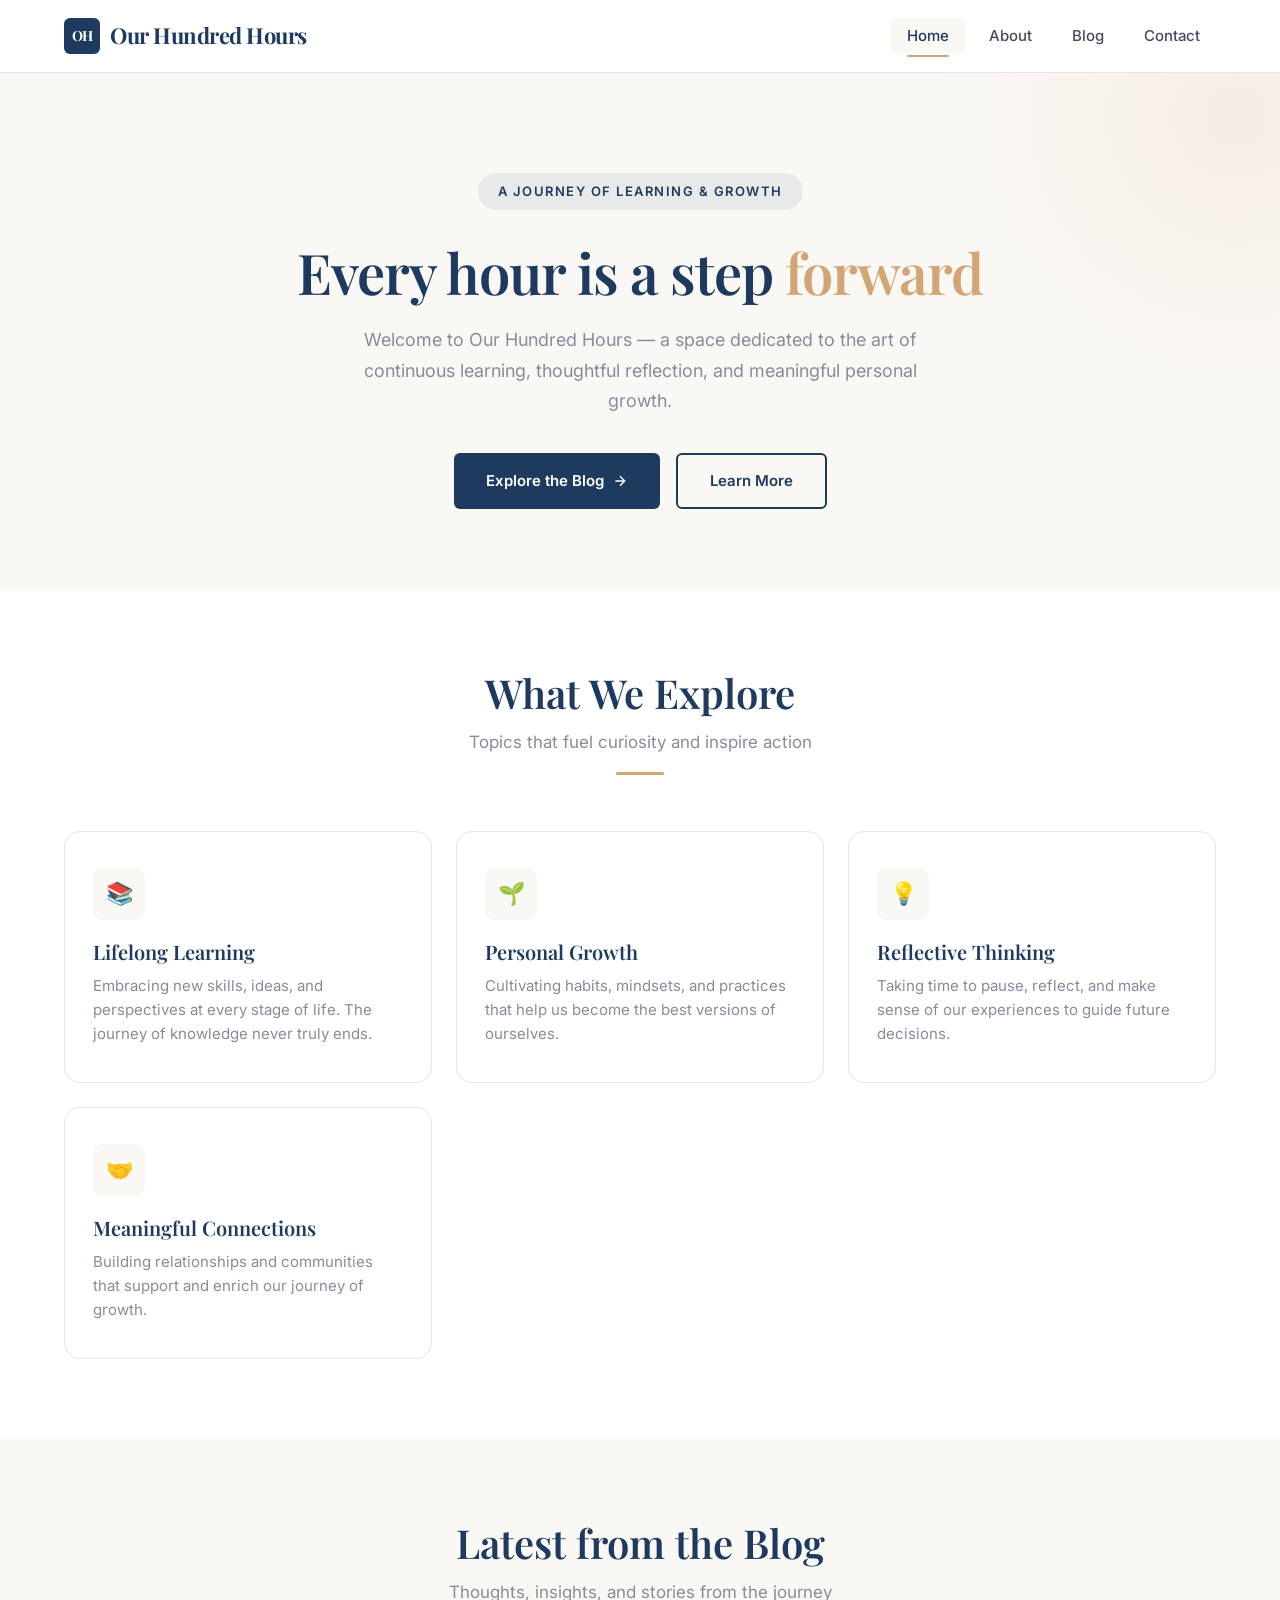
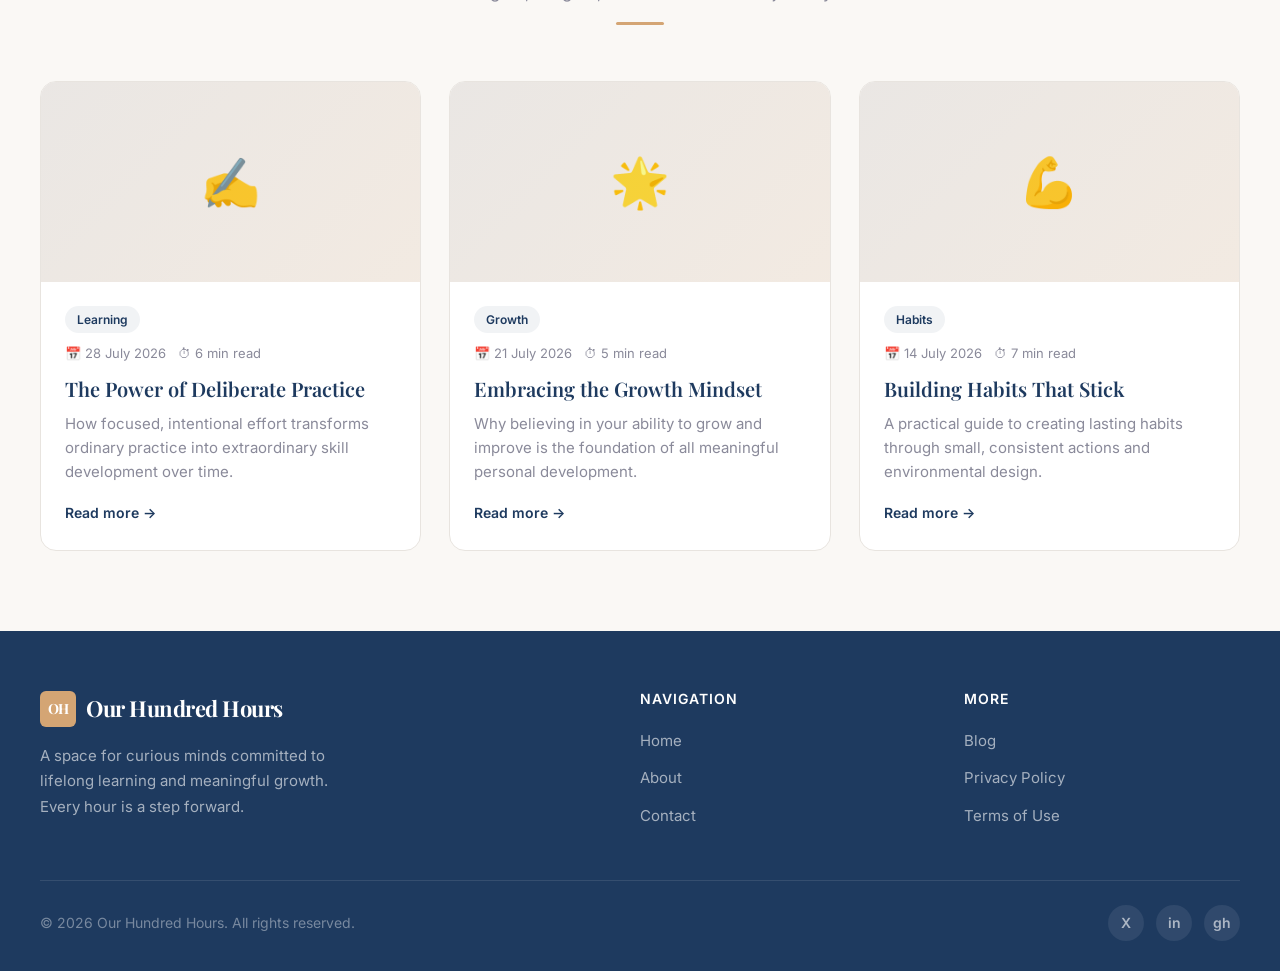
<file: index.html>
<!DOCTYPE html>
<html lang="en-GB">
<head>
  <meta charset="UTF-8">
  <meta name="viewport" content="width=device-width, initial-scale=1.0">
  <title>Home — Our Hundred Hours</title>
  <meta name="description" content="A space for curious minds committed to lifelong learning and meaningful personal growth.">
  <link rel="preconnect" href="https://fonts.googleapis.com">
  <link href="https://fonts.googleapis.com/css2?family=Playfair+Display:wght@400;500;600;700&family=Inter:wght@300;400;500;600&display=swap" rel="stylesheet">
  <link rel="stylesheet" href="style.css">
</head>
<body>
  <nav class="ohh-nav">
    <div class="ohh-nav-inner">
      <a href="index.html" class="ohh-logo">
        <div class="ohh-logo-icon">OH</div>
        Our Hundred Hours
      </a>
      <ul class="ohh-nav-links" id="navLinks">
        <li><a href="index.html" class="active">Home</a></li>
        <li><a href="about.html" class="">About</a></li>
        <li><a href="blog.html" class="">Blog</a></li>
        <li><a href="contact.html" class="">Contact</a></li>
      </ul>
      <button class="ohh-mobile-toggle" onclick="toggleMobileMenu()" aria-label="Toggle menu">
        <svg width="24" height="24" viewBox="0 0 24 24" fill="none" stroke="currentColor" stroke-width="2">
          <line x1="3" y1="6" x2="21" y2="6"/>
          <line x1="3" y1="12" x2="21" y2="12"/>
          <line x1="3" y1="18" x2="21" y2="18"/>
        </svg>
      </button>
    </div>
  </nav>

  <main>
    <section class="ohh-hero">
      <div class="ohh-hero-inner">
        <span class="ohh-hero-tag">A journey of learning &amp; growth</span>
        <h1>Every hour is a step <span>forward</span></h1>
        <p>Welcome to Our Hundred Hours — a space dedicated to the art of continuous learning, thoughtful reflection, and meaningful personal growth.</p>
        <div class="ohh-hero-buttons">
          <a href="blog.html" class="ohh-btn ohh-btn-primary">
            Explore the Blog
            <svg width="16" height="16" viewBox="0 0 24 24" fill="none" stroke="currentColor" stroke-width="2"><path d="M5 12h14M12 5l7 7-7 7"/></svg>
          </a>
          <a href="about.html" class="ohh-btn ohh-btn-secondary">Learn More</a>
        </div>
      </div>
    </section>

    <section class="ohh-section">
      <div class="ohh-section-header">
        <h2>What We Explore</h2>
        <p>Topics that fuel curiosity and inspire action</p>
        <div class="ohh-divider"></div>
      </div>
      <div class="ohh-features">
        <div class="ohh-feature-card">
          <div class="ohh-feature-icon">&#128218;</div>
          <h3>Lifelong Learning</h3>
          <p>Embracing new skills, ideas, and perspectives at every stage of life. The journey of knowledge never truly ends.</p>
        </div>
        <div class="ohh-feature-card">
          <div class="ohh-feature-icon">&#127793;</div>
          <h3>Personal Growth</h3>
          <p>Cultivating habits, mindsets, and practices that help us become the best versions of ourselves.</p>
        </div>
        <div class="ohh-feature-card">
          <div class="ohh-feature-icon">&#128161;</div>
          <h3>Reflective Thinking</h3>
          <p>Taking time to pause, reflect, and make sense of our experiences to guide future decisions.</p>
        </div>
        <div class="ohh-feature-card">
          <div class="ohh-feature-icon">&#129309;</div>
          <h3>Meaningful Connections</h3>
          <p>Building relationships and communities that support and enrich our journey of growth.</p>
        </div>
      </div>
    </section>

    <section class="ohh-section" style="background: var(--bg-cream); margin: 0; max-width: 100%;">
      <div style="max-width: 1200px; margin: 0 auto;">
        <div class="ohh-section-header">
          <h2>Latest from the Blog</h2>
          <p>Thoughts, insights, and stories from the journey</p>
          <div class="ohh-divider"></div>
        </div>
        <div class="ohh-blog-grid">
          <a href="blog.html" class="ohh-blog-card">
            <div class="ohh-blog-image">&#9997;</div>
            <div class="ohh-blog-content">
              <span class="ohh-blog-tag">Learning</span>
              <div class="ohh-blog-meta">
                <span>&#128197; 28 July 2026</span>
                <span>&#9201; 6 min read</span>
              </div>
              <h3>The Power of Deliberate Practice</h3>
              <p>How focused, intentional effort transforms ordinary practice into extraordinary skill development over time.</p>
              <span class="ohh-read-more">Read more &rarr;</span>
            </div>
          </a>
          <a href="blog.html" class="ohh-blog-card">
            <div class="ohh-blog-image">&#127775;</div>
            <div class="ohh-blog-content">
              <span class="ohh-blog-tag">Growth</span>
              <div class="ohh-blog-meta">
                <span>&#128197; 21 July 2026</span>
                <span>&#9201; 5 min read</span>
              </div>
              <h3>Embracing the Growth Mindset</h3>
              <p>Why believing in your ability to grow and improve is the foundation of all meaningful personal development.</p>
              <span class="ohh-read-more">Read more &rarr;</span>
            </div>
          </a>
          <a href="blog.html" class="ohh-blog-card">
            <div class="ohh-blog-image">&#128170;</div>
            <div class="ohh-blog-content">
              <span class="ohh-blog-tag">Habits</span>
              <div class="ohh-blog-meta">
                <span>&#128197; 14 July 2026</span>
                <span>&#9201; 7 min read</span>
              </div>
              <h3>Building Habits That Stick</h3>
              <p>A practical guide to creating lasting habits through small, consistent actions and environmental design.</p>
              <span class="ohh-read-more">Read more &rarr;</span>
            </div>
          </a>
        </div>
      </div>
    </section>
  </main>

  <footer class="ohh-footer">
    <div class="ohh-footer-inner">
      <div class="ohh-footer-brand">
        <a href="index.html" class="ohh-logo">
          <div class="ohh-logo-icon">OH</div>
          Our Hundred Hours
        </a>
        <p>A space for curious minds committed to lifelong learning and meaningful growth. Every hour is a step forward.</p>
      </div>
      <div class="ohh-footer-col">
        <h4>Navigation</h4>
        <ul>
          <li><a href="index.html">Home</a></li>
          <li><a href="about.html">About</a></li>
          <li><a href="contact.html">Contact</a></li>
        </ul>
      </div>
      <div class="ohh-footer-col">
        <h4>More</h4>
        <ul>
          <li><a href="blog.html">Blog</a></li>
          <li><a href="privacy-policy.html">Privacy Policy</a></li>
          <li><a href="terms-of-use.html">Terms of Use</a></li>
        </ul>
      </div>
    </div>
    <div class="ohh-footer-bottom">
      <p>&copy; 2026 Our Hundred Hours. All rights reserved.</p>
      <div class="ohh-social">
        <a href="#" aria-label="Twitter">X</a>
        <a href="#" aria-label="LinkedIn">in</a>
        <a href="#" aria-label="GitHub">gh</a>
      </div>
    </div>
  </footer>
  <script>
    function toggleMobileMenu() {
      document.getElementById('navLinks').classList.toggle('open');
    }
  </script>
</body>
</html>
</file>
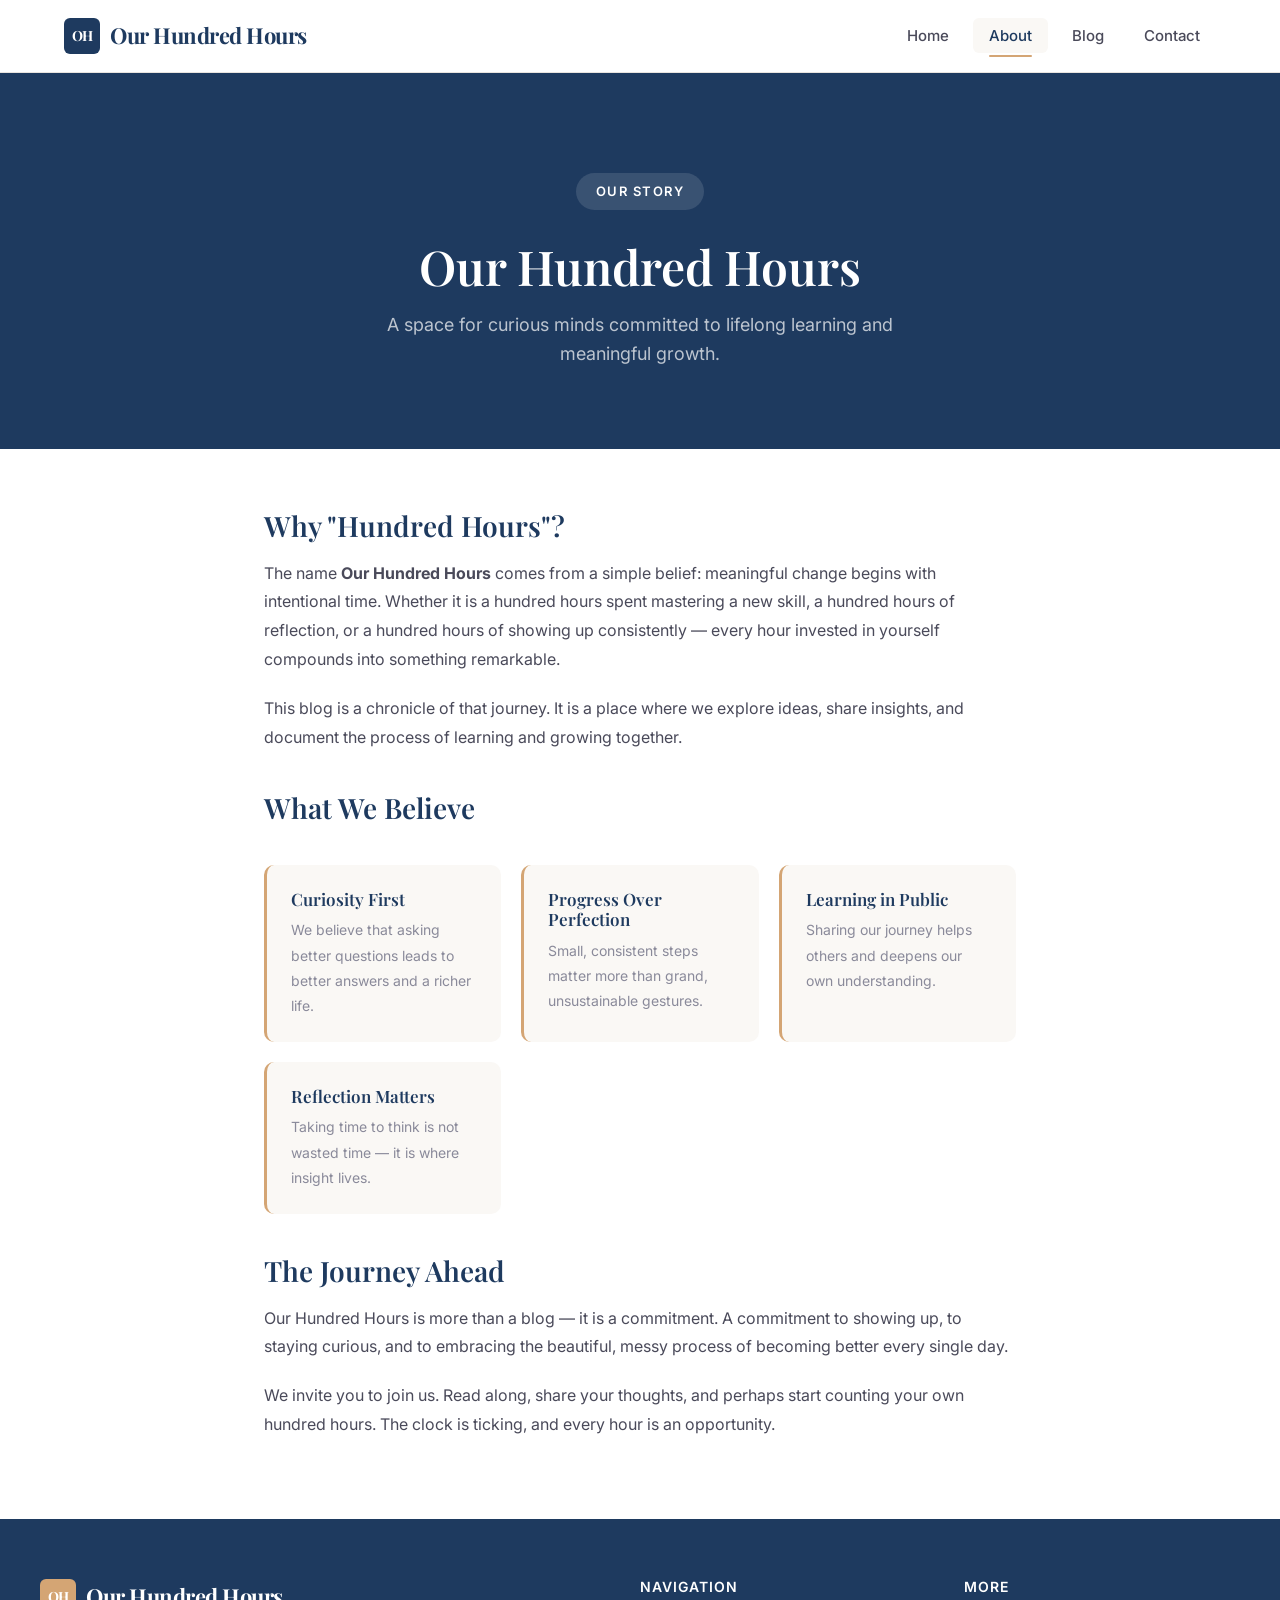
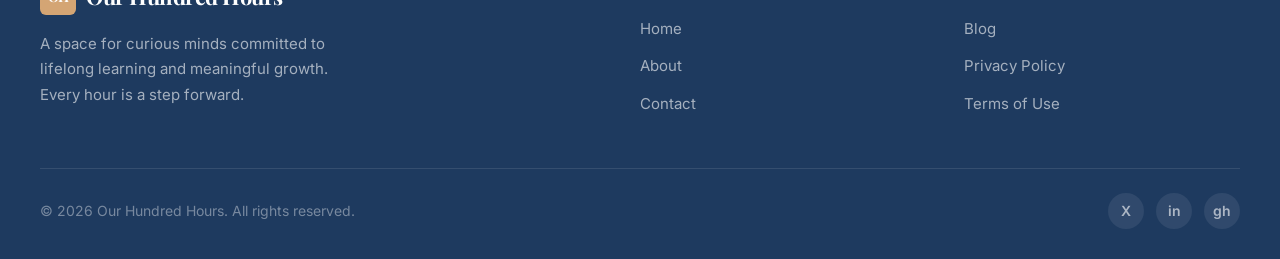
<file: about.html>
<!DOCTYPE html>
<html lang="en-GB">
<head>
  <meta charset="UTF-8">
  <meta name="viewport" content="width=device-width, initial-scale=1.0">
  <title>About — Our Hundred Hours</title>
  <meta name="description" content="A space for curious minds committed to lifelong learning and meaningful personal growth.">
  <link rel="preconnect" href="https://fonts.googleapis.com">
  <link href="https://fonts.googleapis.com/css2?family=Playfair+Display:wght@400;500;600;700&family=Inter:wght@300;400;500;600&display=swap" rel="stylesheet">
  <link rel="stylesheet" href="style.css">
</head>
<body>
  <nav class="ohh-nav">
    <div class="ohh-nav-inner">
      <a href="index.html" class="ohh-logo">
        <div class="ohh-logo-icon">OH</div>
        Our Hundred Hours
      </a>
      <ul class="ohh-nav-links" id="navLinks">
        <li><a href="index.html" class="">Home</a></li>
        <li><a href="about.html" class="active">About</a></li>
        <li><a href="blog.html" class="">Blog</a></li>
        <li><a href="contact.html" class="">Contact</a></li>
      </ul>
      <button class="ohh-mobile-toggle" onclick="toggleMobileMenu()" aria-label="Toggle menu">
        <svg width="24" height="24" viewBox="0 0 24 24" fill="none" stroke="currentColor" stroke-width="2">
          <line x1="3" y1="6" x2="21" y2="6"/>
          <line x1="3" y1="12" x2="21" y2="12"/>
          <line x1="3" y1="18" x2="21" y2="18"/>
        </svg>
      </button>
    </div>
  </nav>

  <main>
    <section class="ohh-about-hero">
      <div class="ohh-hero-inner">
        <span class="ohh-hero-tag">Our Story</span>
        <h1>Our Hundred Hours</h1>
        <p>A space for curious minds committed to lifelong learning and meaningful growth.</p>
      </div>
    </section>

    <div class="ohh-about-content">
      <h2>Why "Hundred Hours"?</h2>
      <p>The name <strong>Our Hundred Hours</strong> comes from a simple belief: meaningful change begins with intentional time. Whether it is a hundred hours spent mastering a new skill, a hundred hours of reflection, or a hundred hours of showing up consistently — every hour invested in yourself compounds into something remarkable.</p>
      <p>This blog is a chronicle of that journey. It is a place where we explore ideas, share insights, and document the process of learning and growing together.</p>

      <h2>What We Believe</h2>
      <div class="ohh-values">
        <div class="ohh-value-item">
          <h4>Curiosity First</h4>
          <p>We believe that asking better questions leads to better answers and a richer life.</p>
        </div>
        <div class="ohh-value-item">
          <h4>Progress Over Perfection</h4>
          <p>Small, consistent steps matter more than grand, unsustainable gestures.</p>
        </div>
        <div class="ohh-value-item">
          <h4>Learning in Public</h4>
          <p>Sharing our journey helps others and deepens our own understanding.</p>
        </div>
        <div class="ohh-value-item">
          <h4>Reflection Matters</h4>
          <p>Taking time to think is not wasted time — it is where insight lives.</p>
        </div>
      </div>

      <h2>The Journey Ahead</h2>
      <p>Our Hundred Hours is more than a blog — it is a commitment. A commitment to showing up, to staying curious, and to embracing the beautiful, messy process of becoming better every single day.</p>
      <p>We invite you to join us. Read along, share your thoughts, and perhaps start counting your own hundred hours. The clock is ticking, and every hour is an opportunity.</p>
    </div>
  </main>

  <footer class="ohh-footer">
    <div class="ohh-footer-inner">
      <div class="ohh-footer-brand">
        <a href="index.html" class="ohh-logo">
          <div class="ohh-logo-icon">OH</div>
          Our Hundred Hours
        </a>
        <p>A space for curious minds committed to lifelong learning and meaningful growth. Every hour is a step forward.</p>
      </div>
      <div class="ohh-footer-col">
        <h4>Navigation</h4>
        <ul>
          <li><a href="index.html">Home</a></li>
          <li><a href="about.html">About</a></li>
          <li><a href="contact.html">Contact</a></li>
        </ul>
      </div>
      <div class="ohh-footer-col">
        <h4>More</h4>
        <ul>
          <li><a href="blog.html">Blog</a></li>
          <li><a href="privacy-policy.html">Privacy Policy</a></li>
          <li><a href="terms-of-use.html">Terms of Use</a></li>
        </ul>
      </div>
    </div>
    <div class="ohh-footer-bottom">
      <p>&copy; 2026 Our Hundred Hours. All rights reserved.</p>
      <div class="ohh-social">
        <a href="#" aria-label="Twitter">X</a>
        <a href="#" aria-label="LinkedIn">in</a>
        <a href="#" aria-label="GitHub">gh</a>
      </div>
    </div>
  </footer>
  <script>
    function toggleMobileMenu() {
      document.getElementById('navLinks').classList.toggle('open');
    }
  </script>
</body>
</html>
</file>
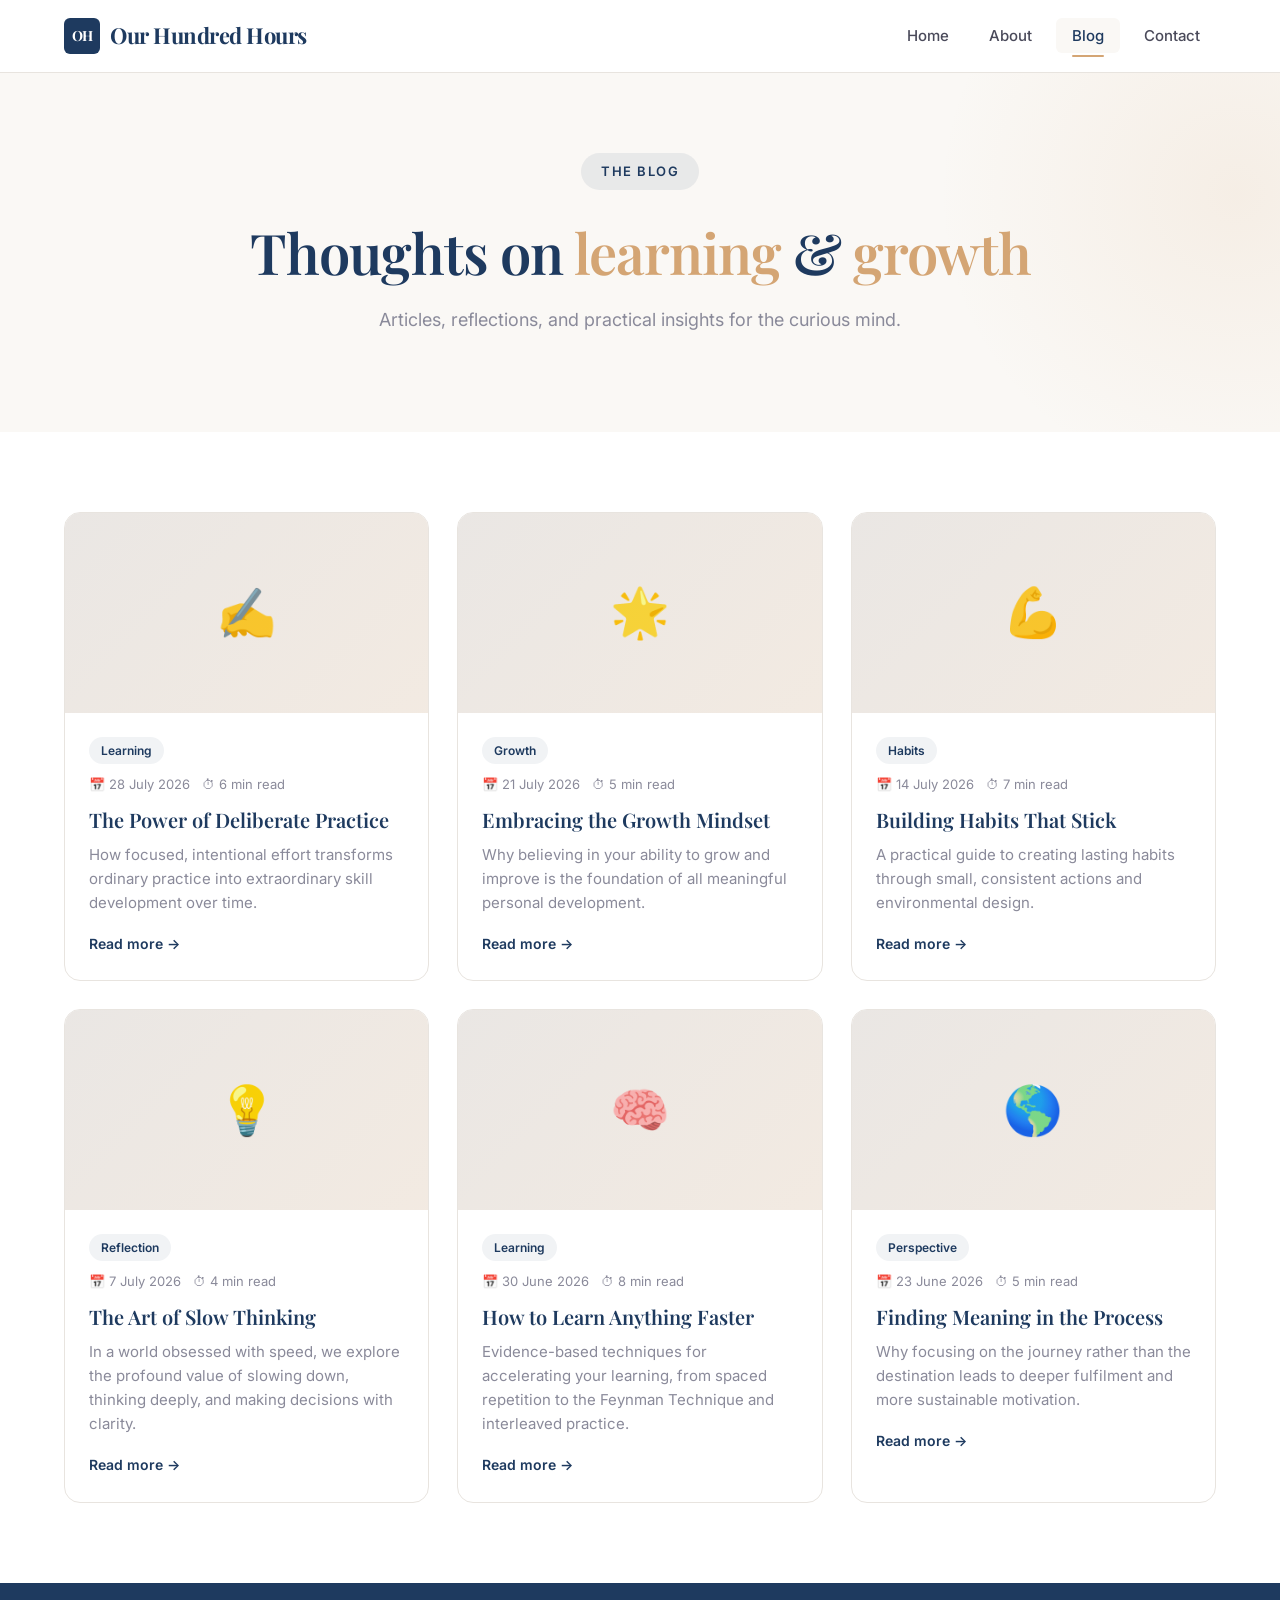
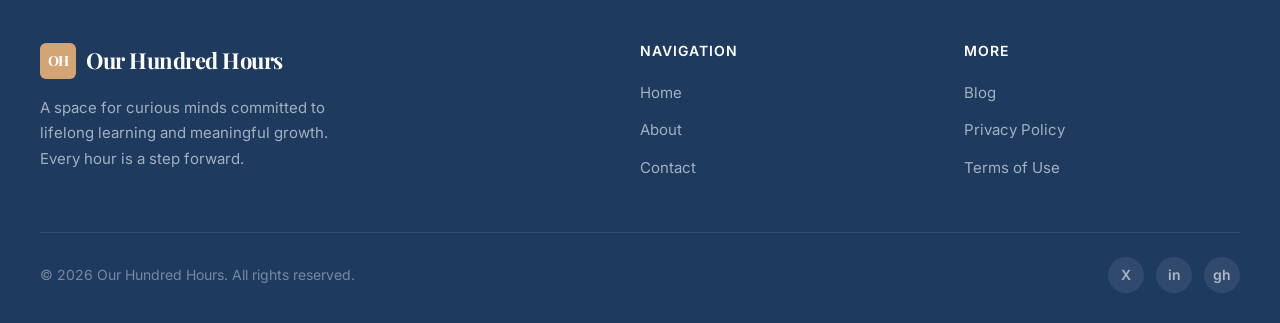
<file: blog.html>
<!DOCTYPE html>
<html lang="en-GB">
<head>
  <meta charset="UTF-8">
  <meta name="viewport" content="width=device-width, initial-scale=1.0">
  <title>Blog — Our Hundred Hours</title>
  <meta name="description" content="A space for curious minds committed to lifelong learning and meaningful personal growth.">
  <link rel="preconnect" href="https://fonts.googleapis.com">
  <link href="https://fonts.googleapis.com/css2?family=Playfair+Display:wght@400;500;600;700&family=Inter:wght@300;400;500;600&display=swap" rel="stylesheet">
  <link rel="stylesheet" href="style.css">
</head>
<body>
  <nav class="ohh-nav">
    <div class="ohh-nav-inner">
      <a href="index.html" class="ohh-logo">
        <div class="ohh-logo-icon">OH</div>
        Our Hundred Hours
      </a>
      <ul class="ohh-nav-links" id="navLinks">
        <li><a href="index.html" class="">Home</a></li>
        <li><a href="about.html" class="">About</a></li>
        <li><a href="blog.html" class="active">Blog</a></li>
        <li><a href="contact.html" class="">Contact</a></li>
      </ul>
      <button class="ohh-mobile-toggle" onclick="toggleMobileMenu()" aria-label="Toggle menu">
        <svg width="24" height="24" viewBox="0 0 24 24" fill="none" stroke="currentColor" stroke-width="2">
          <line x1="3" y1="6" x2="21" y2="6"/>
          <line x1="3" y1="12" x2="21" y2="12"/>
          <line x1="3" y1="18" x2="21" y2="18"/>
        </svg>
      </button>
    </div>
  </nav>

  <main>
    <section class="ohh-hero" style="padding: 80px 24px 60px;">
      <div class="ohh-hero-inner">
        <span class="ohh-hero-tag">The Blog</span>
        <h1>Thoughts on <span>learning</span> &amp; <span>growth</span></h1>
        <p>Articles, reflections, and practical insights for the curious mind.</p>
      </div>
    </section>

    <section class="ohh-section">
      <div class="ohh-blog-grid">
        <article class="ohh-blog-card">
          <div class="ohh-blog-image">&#9997;</div>
          <div class="ohh-blog-content">
            <span class="ohh-blog-tag">Learning</span>
            <div class="ohh-blog-meta">
              <span>&#128197; 28 July 2026</span>
              <span>&#9201; 6 min read</span>
            </div>
            <h3>The Power of Deliberate Practice</h3>
            <p>How focused, intentional effort transforms ordinary practice into extraordinary skill development over time.</p>
            <span class="ohh-read-more">Read more &rarr;</span>
          </div>
        </article>
        <article class="ohh-blog-card">
          <div class="ohh-blog-image">&#127775;</div>
          <div class="ohh-blog-content">
            <span class="ohh-blog-tag">Growth</span>
            <div class="ohh-blog-meta">
              <span>&#128197; 21 July 2026</span>
              <span>&#9201; 5 min read</span>
            </div>
            <h3>Embracing the Growth Mindset</h3>
            <p>Why believing in your ability to grow and improve is the foundation of all meaningful personal development.</p>
            <span class="ohh-read-more">Read more &rarr;</span>
          </div>
        </article>
        <article class="ohh-blog-card">
          <div class="ohh-blog-image">&#128170;</div>
          <div class="ohh-blog-content">
            <span class="ohh-blog-tag">Habits</span>
            <div class="ohh-blog-meta">
              <span>&#128197; 14 July 2026</span>
              <span>&#9201; 7 min read</span>
            </div>
            <h3>Building Habits That Stick</h3>
            <p>A practical guide to creating lasting habits through small, consistent actions and environmental design.</p>
            <span class="ohh-read-more">Read more &rarr;</span>
          </div>
        </article>
        <article class="ohh-blog-card">
          <div class="ohh-blog-image">&#128161;</div>
          <div class="ohh-blog-content">
            <span class="ohh-blog-tag">Reflection</span>
            <div class="ohh-blog-meta">
              <span>&#128197; 7 July 2026</span>
              <span>&#9201; 4 min read</span>
            </div>
            <h3>The Art of Slow Thinking</h3>
            <p>In a world obsessed with speed, we explore the profound value of slowing down, thinking deeply, and making decisions with clarity.</p>
            <span class="ohh-read-more">Read more &rarr;</span>
          </div>
        </article>
        <article class="ohh-blog-card">
          <div class="ohh-blog-image">&#129504;</div>
          <div class="ohh-blog-content">
            <span class="ohh-blog-tag">Learning</span>
            <div class="ohh-blog-meta">
              <span>&#128197; 30 June 2026</span>
              <span>&#9201; 8 min read</span>
            </div>
            <h3>How to Learn Anything Faster</h3>
            <p>Evidence-based techniques for accelerating your learning, from spaced repetition to the Feynman Technique and interleaved practice.</p>
            <span class="ohh-read-more">Read more &rarr;</span>
          </div>
        </article>
        <article class="ohh-blog-card">
          <div class="ohh-blog-image">&#127758;</div>
          <div class="ohh-blog-content">
            <span class="ohh-blog-tag">Perspective</span>
            <div class="ohh-blog-meta">
              <span>&#128197; 23 June 2026</span>
              <span>&#9201; 5 min read</span>
            </div>
            <h3>Finding Meaning in the Process</h3>
            <p>Why focusing on the journey rather than the destination leads to deeper fulfilment and more sustainable motivation.</p>
            <span class="ohh-read-more">Read more &rarr;</span>
          </div>
        </article>
      </div>
    </section>
  </main>

  <footer class="ohh-footer">
    <div class="ohh-footer-inner">
      <div class="ohh-footer-brand">
        <a href="index.html" class="ohh-logo">
          <div class="ohh-logo-icon">OH</div>
          Our Hundred Hours
        </a>
        <p>A space for curious minds committed to lifelong learning and meaningful growth. Every hour is a step forward.</p>
      </div>
      <div class="ohh-footer-col">
        <h4>Navigation</h4>
        <ul>
          <li><a href="index.html">Home</a></li>
          <li><a href="about.html">About</a></li>
          <li><a href="contact.html">Contact</a></li>
        </ul>
      </div>
      <div class="ohh-footer-col">
        <h4>More</h4>
        <ul>
          <li><a href="blog.html">Blog</a></li>
          <li><a href="privacy-policy.html">Privacy Policy</a></li>
          <li><a href="terms-of-use.html">Terms of Use</a></li>
        </ul>
      </div>
    </div>
    <div class="ohh-footer-bottom">
      <p>&copy; 2026 Our Hundred Hours. All rights reserved.</p>
      <div class="ohh-social">
        <a href="#" aria-label="Twitter">X</a>
        <a href="#" aria-label="LinkedIn">in</a>
        <a href="#" aria-label="GitHub">gh</a>
      </div>
    </div>
  </footer>
  <script>
    function toggleMobileMenu() {
      document.getElementById('navLinks').classList.toggle('open');
    }
  </script>
</body>
</html>
</file>
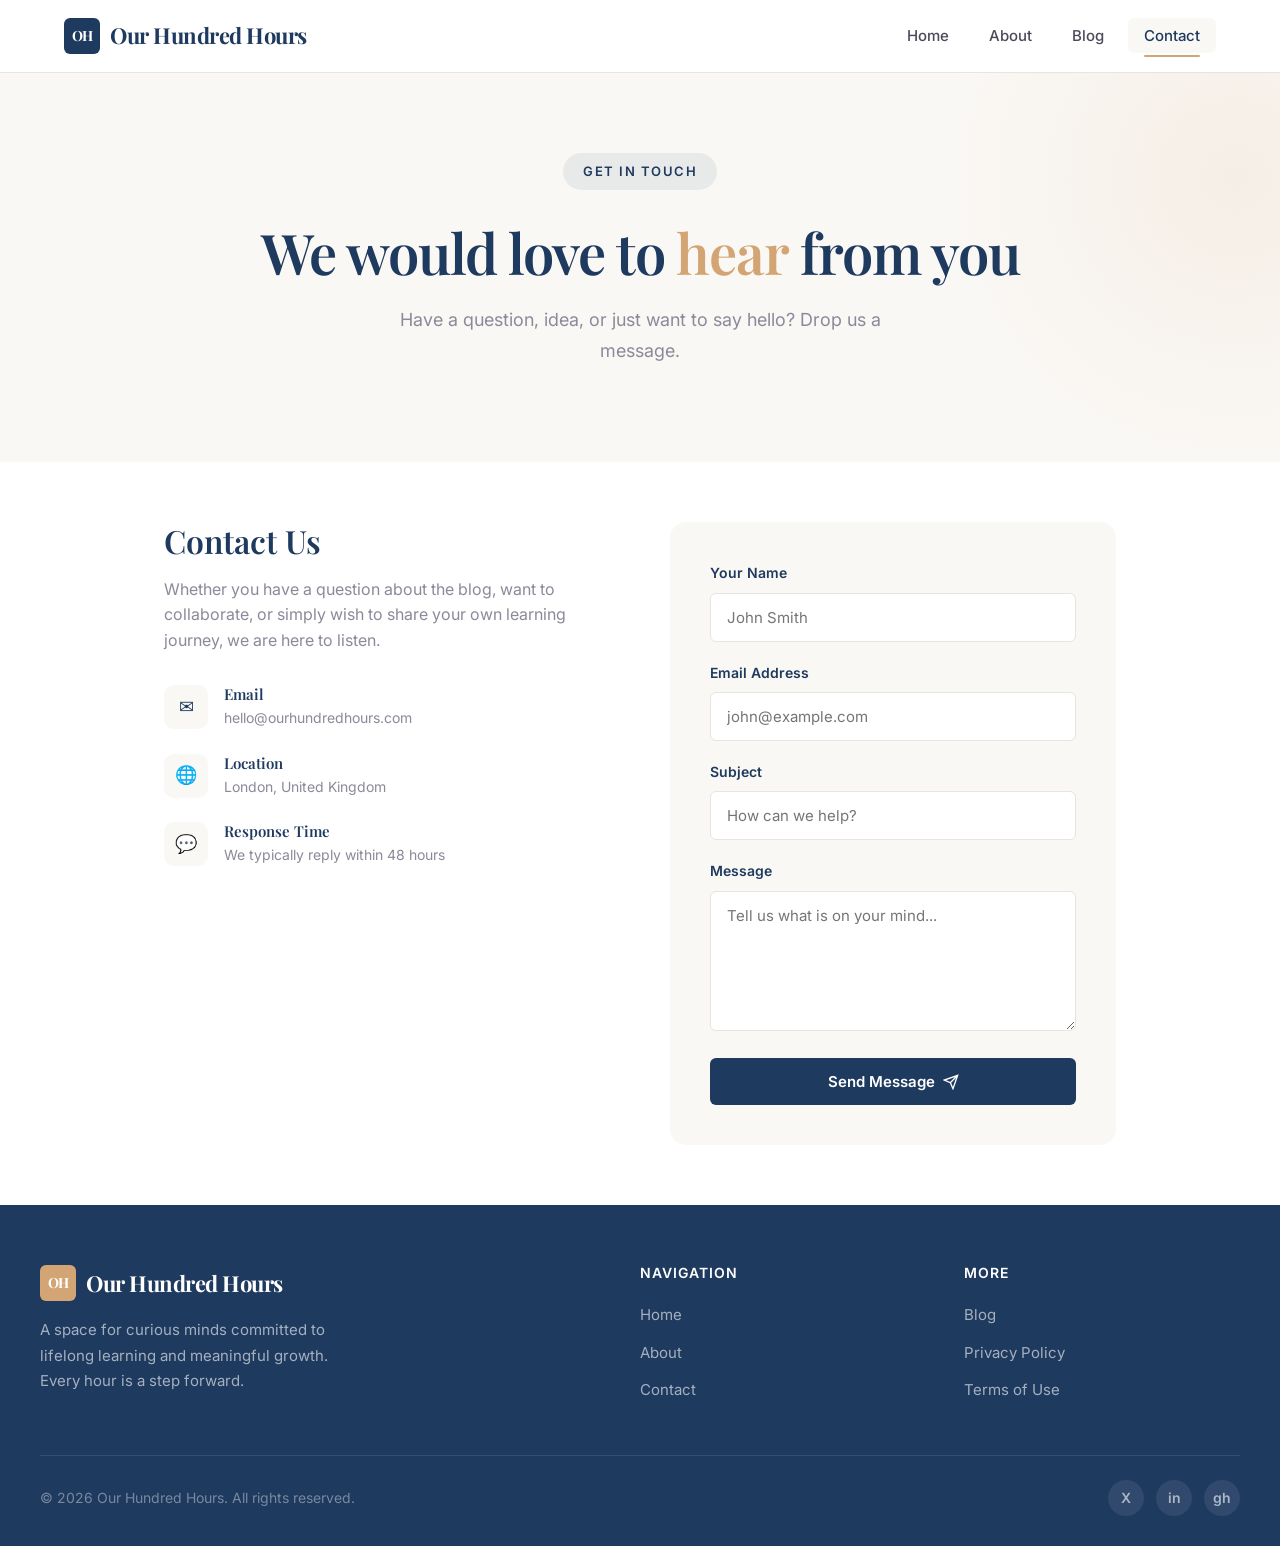
<file: contact.html>
<!DOCTYPE html>
<html lang="en-GB">
<head>
  <meta charset="UTF-8">
  <meta name="viewport" content="width=device-width, initial-scale=1.0">
  <title>Contact — Our Hundred Hours</title>
  <meta name="description" content="A space for curious minds committed to lifelong learning and meaningful personal growth.">
  <link rel="preconnect" href="https://fonts.googleapis.com">
  <link href="https://fonts.googleapis.com/css2?family=Playfair+Display:wght@400;500;600;700&family=Inter:wght@300;400;500;600&display=swap" rel="stylesheet">
  <link rel="stylesheet" href="style.css">
</head>
<body>
  <nav class="ohh-nav">
    <div class="ohh-nav-inner">
      <a href="index.html" class="ohh-logo">
        <div class="ohh-logo-icon">OH</div>
        Our Hundred Hours
      </a>
      <ul class="ohh-nav-links" id="navLinks">
        <li><a href="index.html" class="">Home</a></li>
        <li><a href="about.html" class="">About</a></li>
        <li><a href="blog.html" class="">Blog</a></li>
        <li><a href="contact.html" class="active">Contact</a></li>
      </ul>
      <button class="ohh-mobile-toggle" onclick="toggleMobileMenu()" aria-label="Toggle menu">
        <svg width="24" height="24" viewBox="0 0 24 24" fill="none" stroke="currentColor" stroke-width="2">
          <line x1="3" y1="6" x2="21" y2="6"/>
          <line x1="3" y1="12" x2="21" y2="12"/>
          <line x1="3" y1="18" x2="21" y2="18"/>
        </svg>
      </button>
    </div>
  </nav>

  <main>
    <section class="ohh-hero" style="padding: 80px 24px 60px;">
      <div class="ohh-hero-inner">
        <span class="ohh-hero-tag">Get in Touch</span>
        <h1>We would love to <span>hear</span> from you</h1>
        <p>Have a question, idea, or just want to say hello? Drop us a message.</p>
      </div>
    </section>

    <div class="ohh-contact-grid">
      <div class="ohh-contact-info">
        <h2>Contact Us</h2>
        <p>Whether you have a question about the blog, want to collaborate, or simply wish to share your own learning journey, we are here to listen.</p>

        <div class="ohh-contact-item">
          <div class="ohh-contact-icon">&#9993;</div>
          <div>
            <h4>Email</h4>
            <p>hello@ourhundredhours.com</p>
          </div>
        </div>
        <div class="ohh-contact-item">
          <div class="ohh-contact-icon">&#127760;</div>
          <div>
            <h4>Location</h4>
            <p>London, United Kingdom</p>
          </div>
        </div>
        <div class="ohh-contact-item">
          <div class="ohh-contact-icon">&#128172;</div>
          <div>
            <h4>Response Time</h4>
            <p>We typically reply within 48 hours</p>
          </div>
        </div>
      </div>

      <form class="ohh-contact-form" onsubmit="event.preventDefault(); alert('Thank you for your message! We will be in touch soon.');">
        <div class="ohh-form-group">
          <label for="name">Your Name</label>
          <input type="text" id="name" placeholder="John Smith" required>
        </div>
        <div class="ohh-form-group">
          <label for="email">Email Address</label>
          <input type="email" id="email" placeholder="john@example.com" required>
        </div>
        <div class="ohh-form-group">
          <label for="subject">Subject</label>
          <input type="text" id="subject" placeholder="How can we help?" required>
        </div>
        <div class="ohh-form-group">
          <label for="message">Message</label>
          <textarea id="message" placeholder="Tell us what is on your mind..." required></textarea>
        </div>
        <button type="submit" class="ohh-btn ohh-btn-primary" style="width: 100%; justify-content: center;">
          Send Message
          <svg width="16" height="16" viewBox="0 0 24 24" fill="none" stroke="currentColor" stroke-width="2"><path d="M22 2L11 13M22 2l-7 20-4-9-9-4 20-7z"/></svg>
        </button>
      </form>
    </div>
  </main>

  <footer class="ohh-footer">
    <div class="ohh-footer-inner">
      <div class="ohh-footer-brand">
        <a href="index.html" class="ohh-logo">
          <div class="ohh-logo-icon">OH</div>
          Our Hundred Hours
        </a>
        <p>A space for curious minds committed to lifelong learning and meaningful growth. Every hour is a step forward.</p>
      </div>
      <div class="ohh-footer-col">
        <h4>Navigation</h4>
        <ul>
          <li><a href="index.html">Home</a></li>
          <li><a href="about.html">About</a></li>
          <li><a href="contact.html">Contact</a></li>
        </ul>
      </div>
      <div class="ohh-footer-col">
        <h4>More</h4>
        <ul>
          <li><a href="blog.html">Blog</a></li>
          <li><a href="privacy-policy.html">Privacy Policy</a></li>
          <li><a href="terms-of-use.html">Terms of Use</a></li>
        </ul>
      </div>
    </div>
    <div class="ohh-footer-bottom">
      <p>&copy; 2026 Our Hundred Hours. All rights reserved.</p>
      <div class="ohh-social">
        <a href="#" aria-label="Twitter">X</a>
        <a href="#" aria-label="LinkedIn">in</a>
        <a href="#" aria-label="GitHub">gh</a>
      </div>
    </div>
  </footer>
  <script>
    function toggleMobileMenu() {
      document.getElementById('navLinks').classList.toggle('open');
    }
  </script>
</body>
</html>
</file>
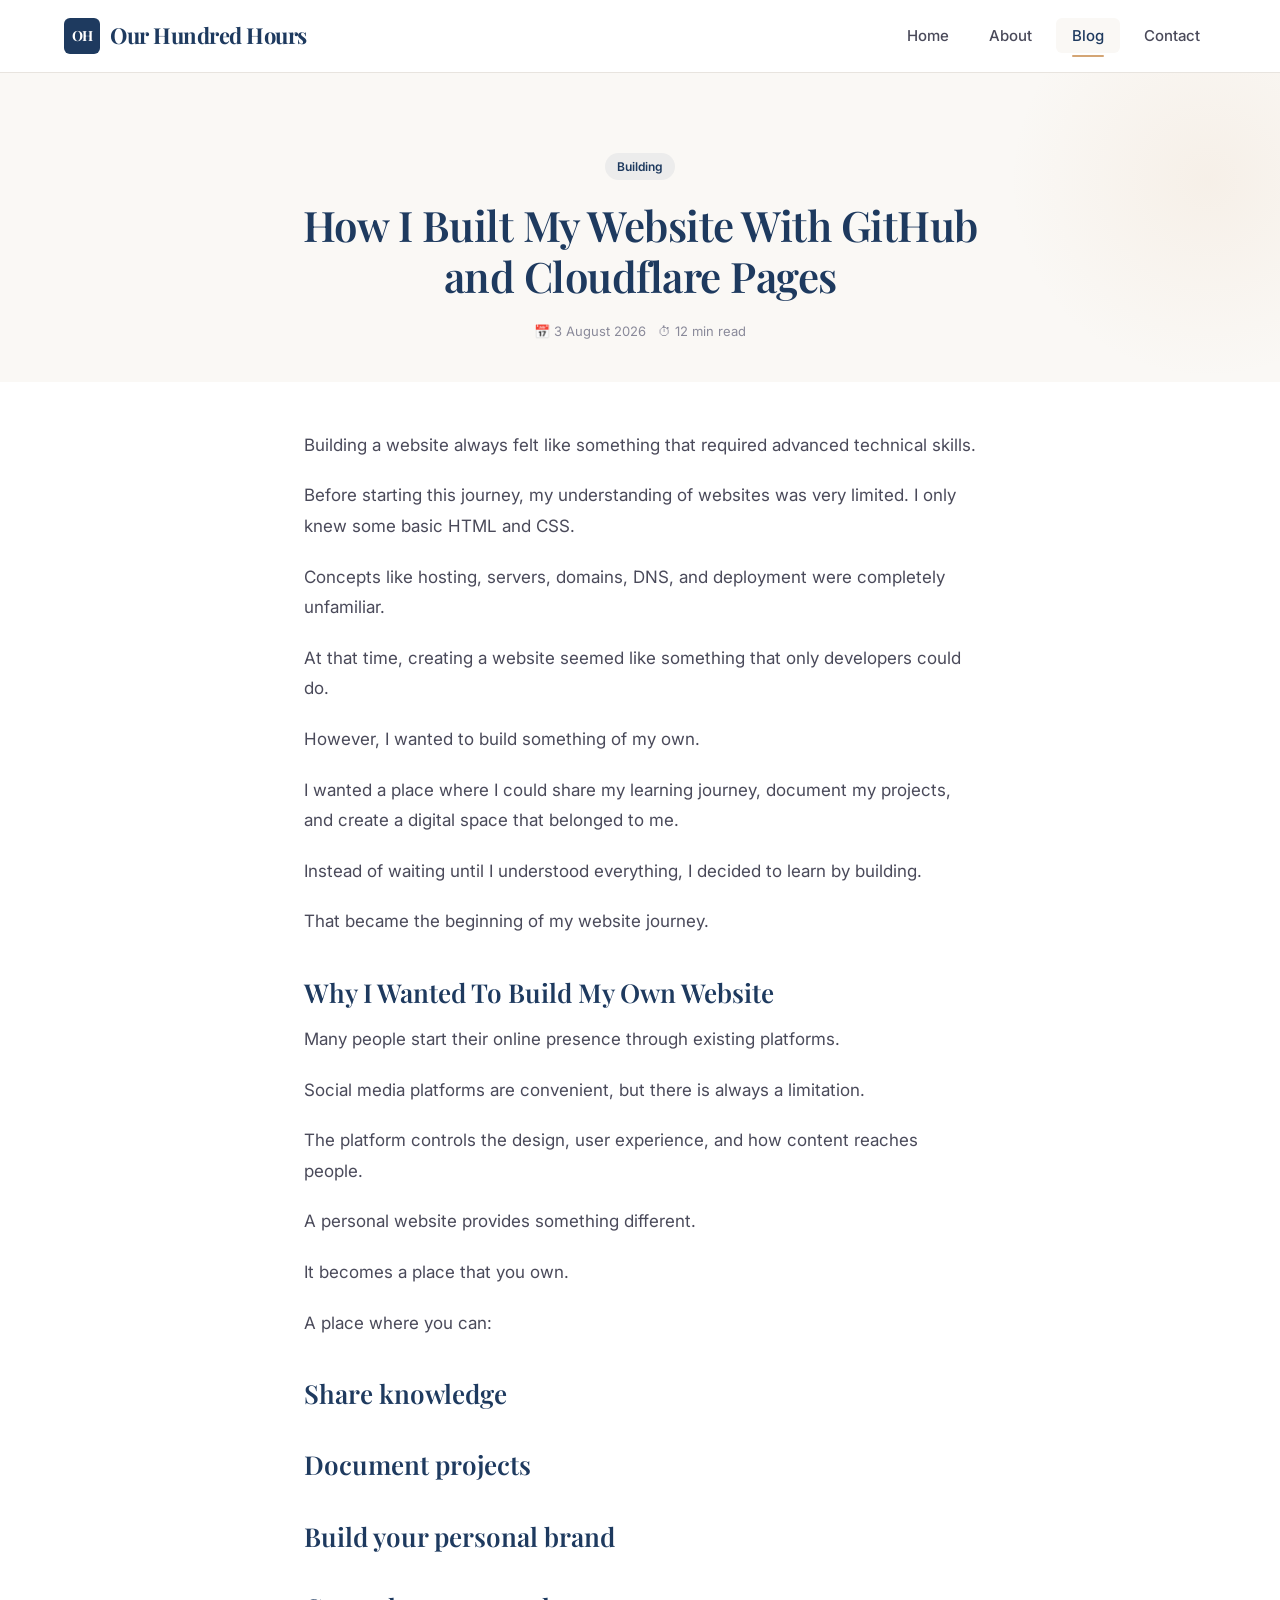
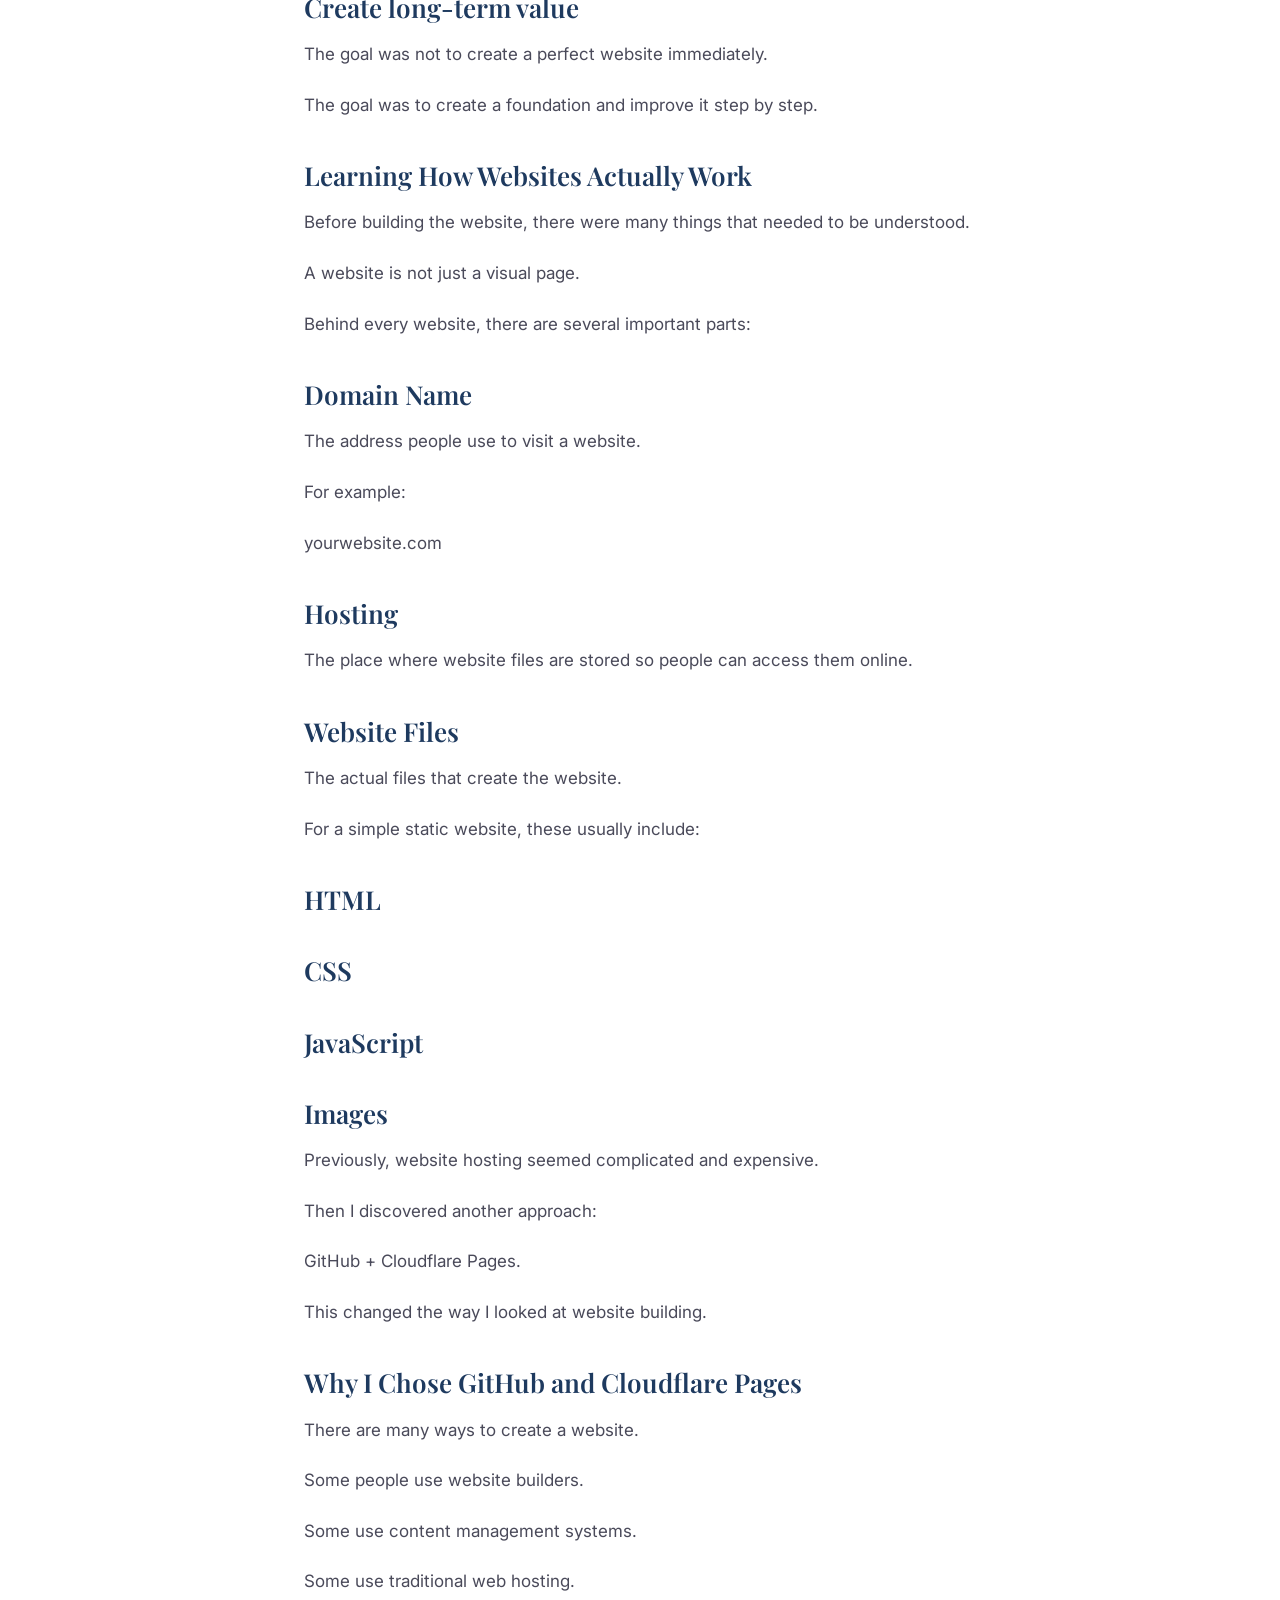
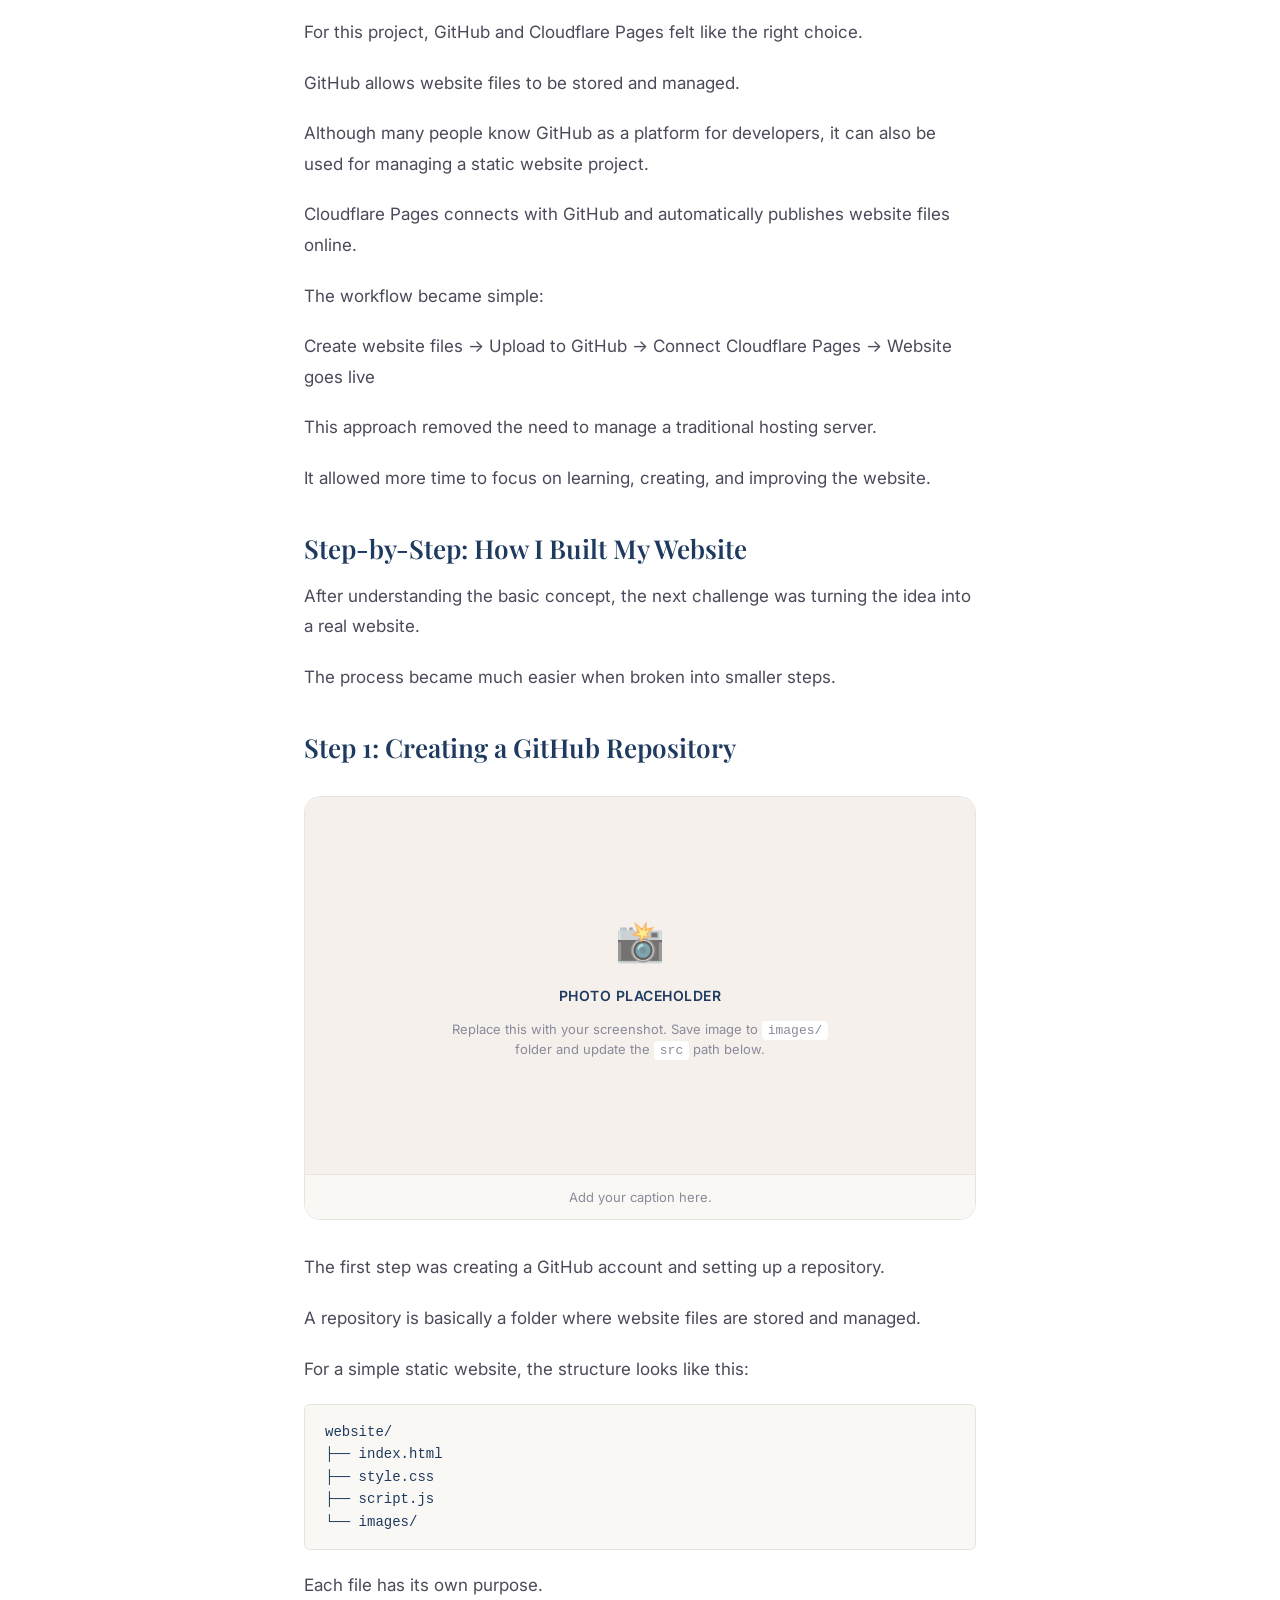
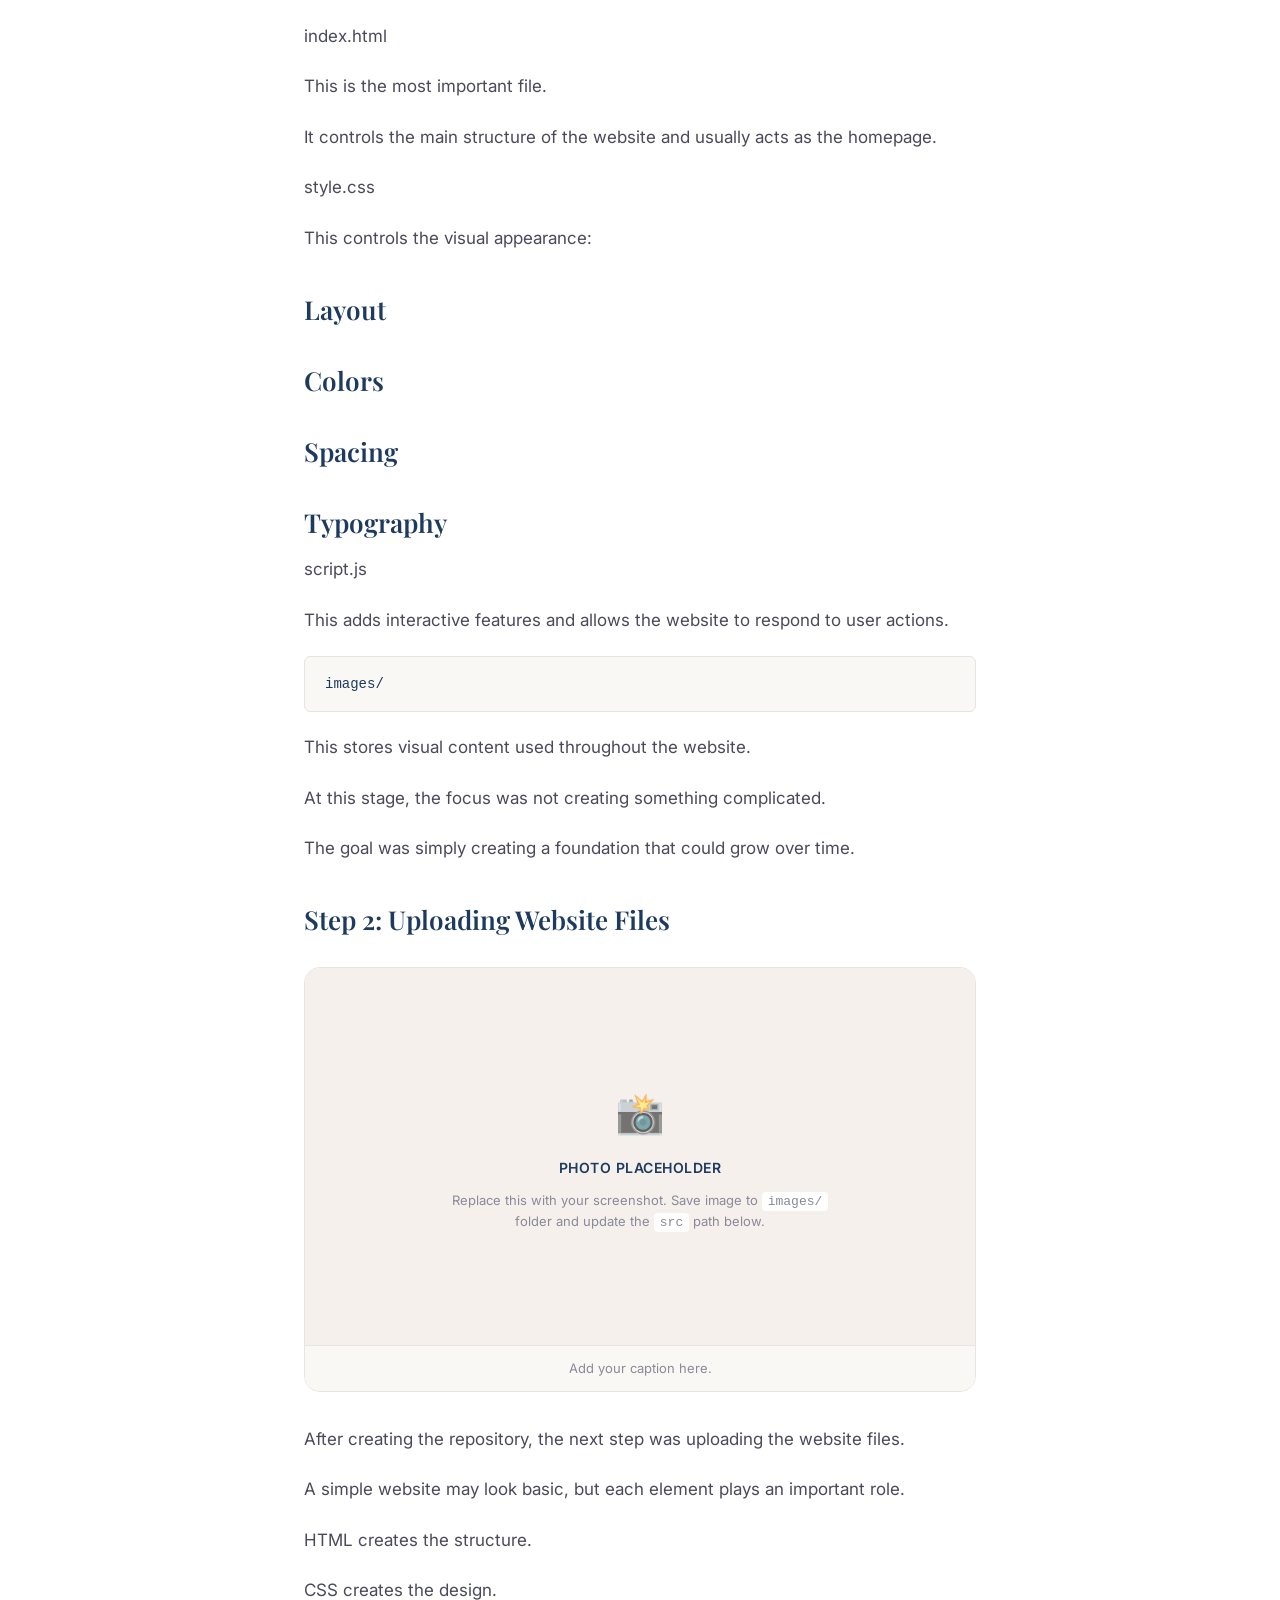
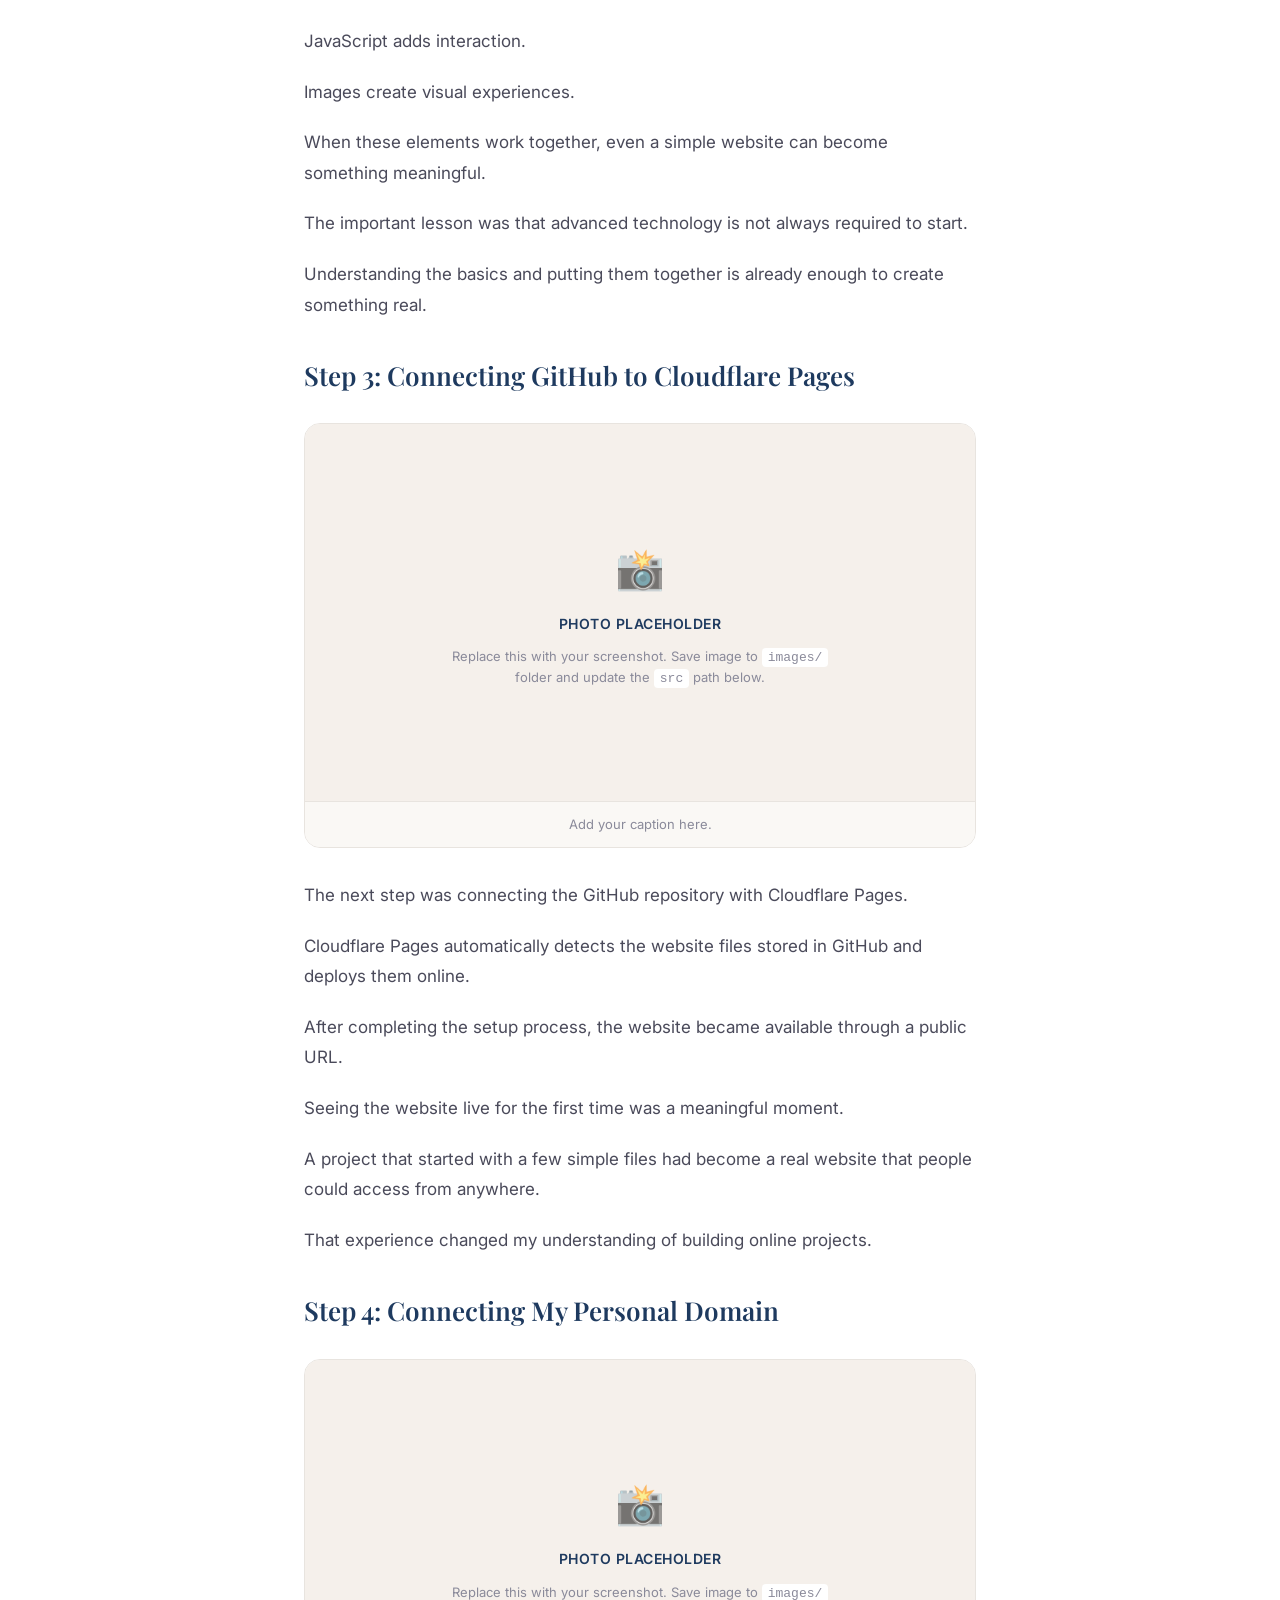
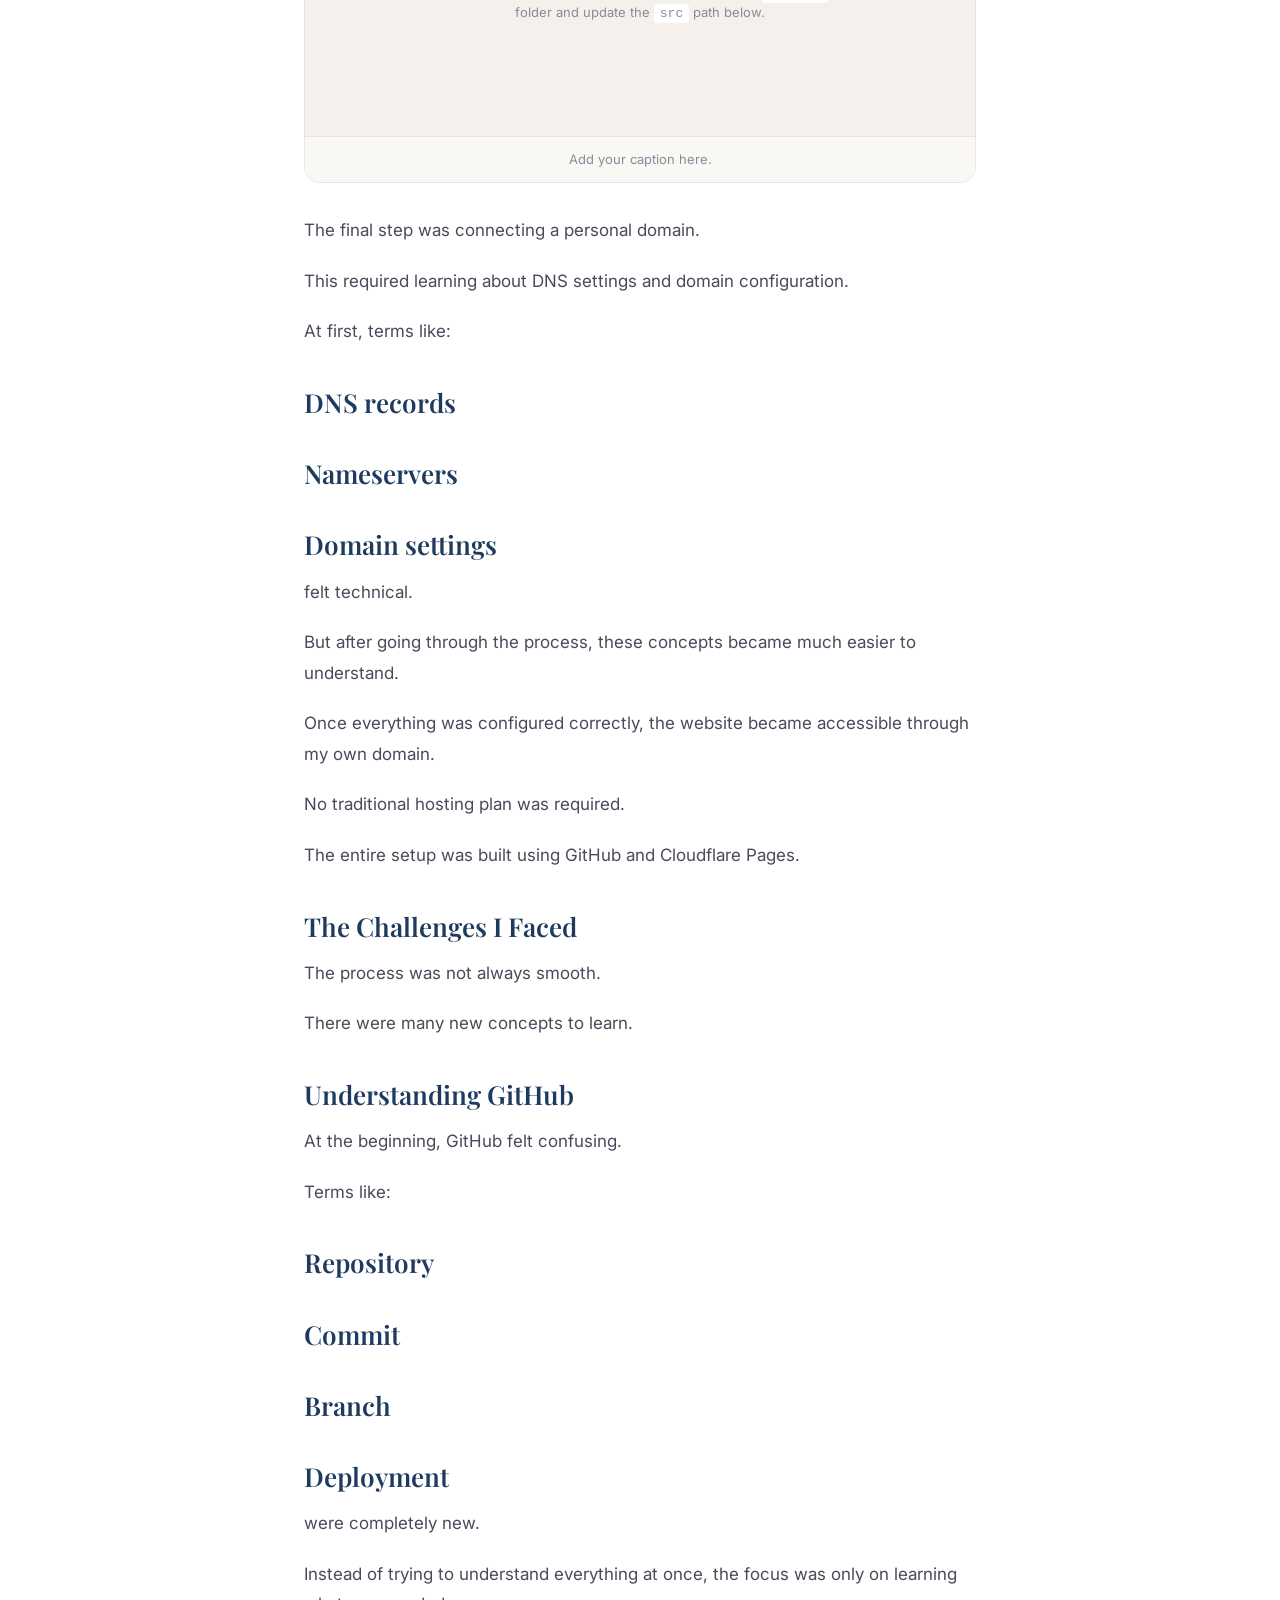
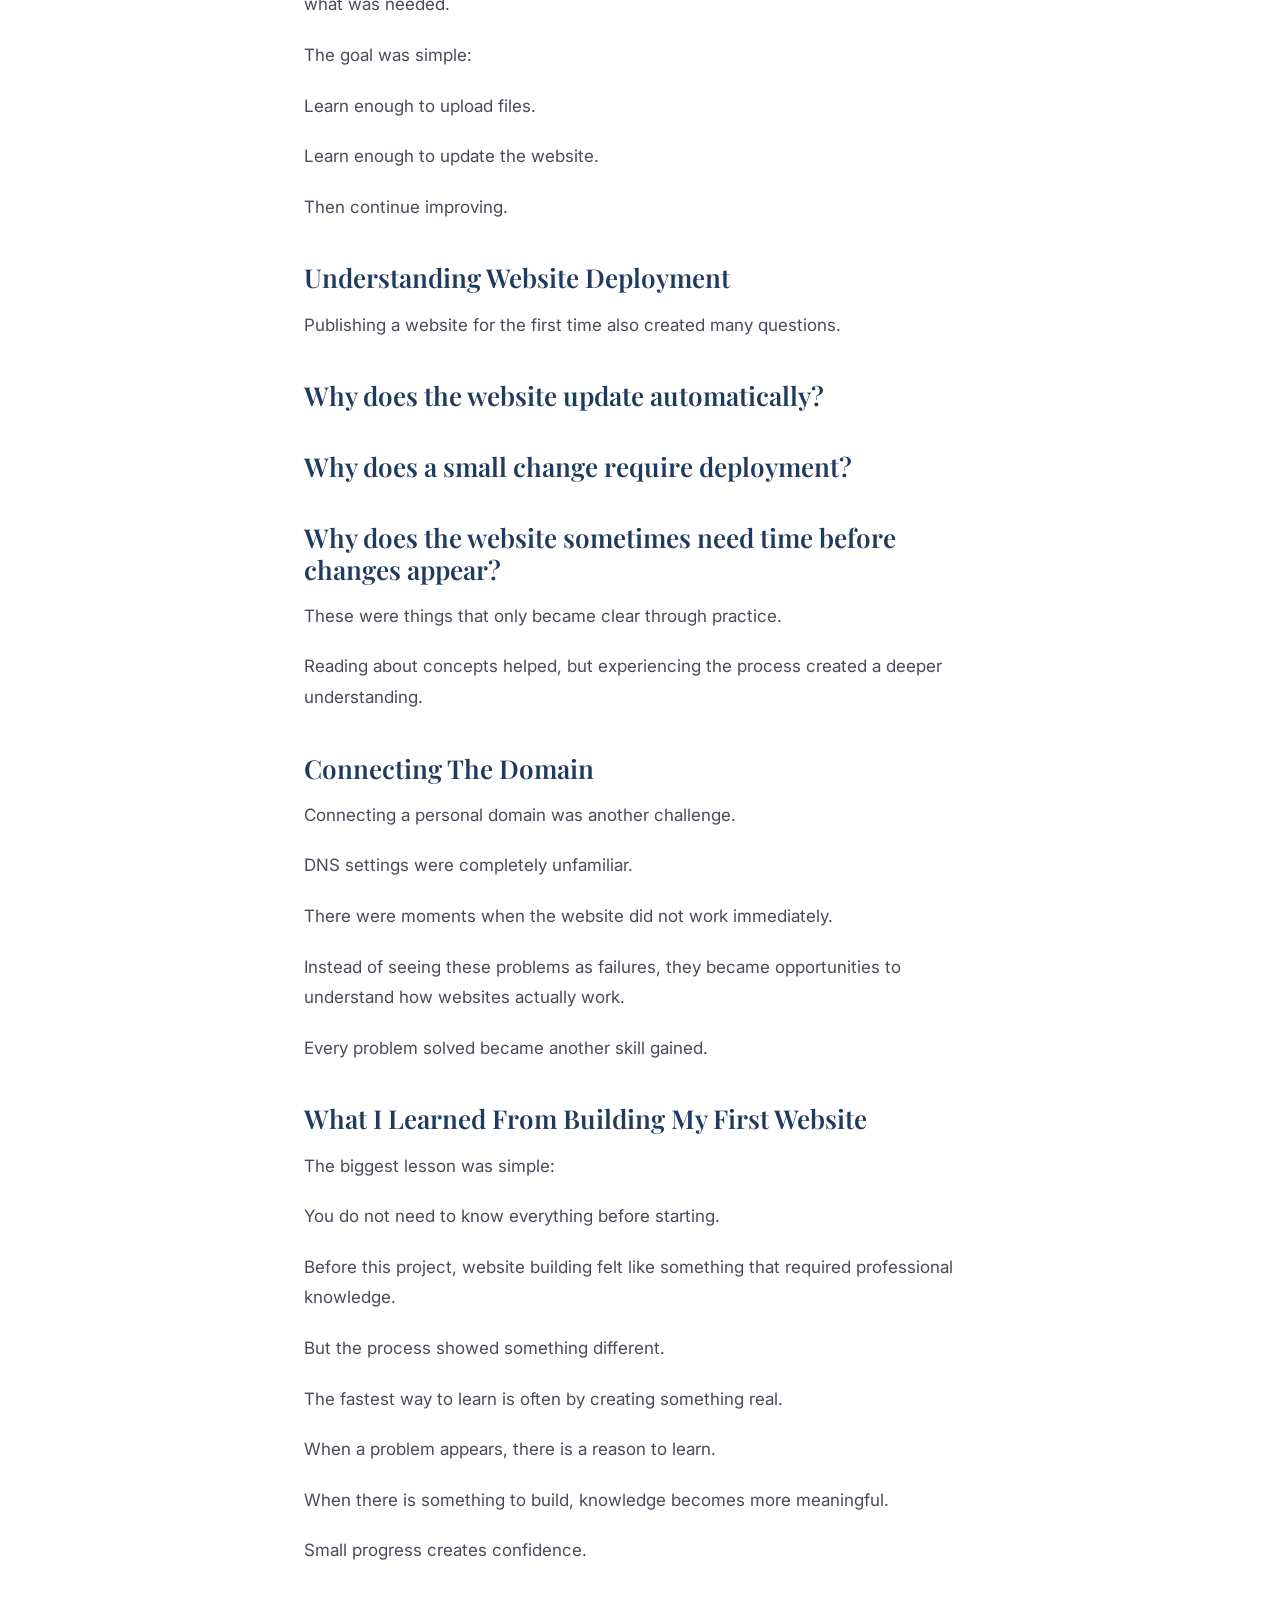
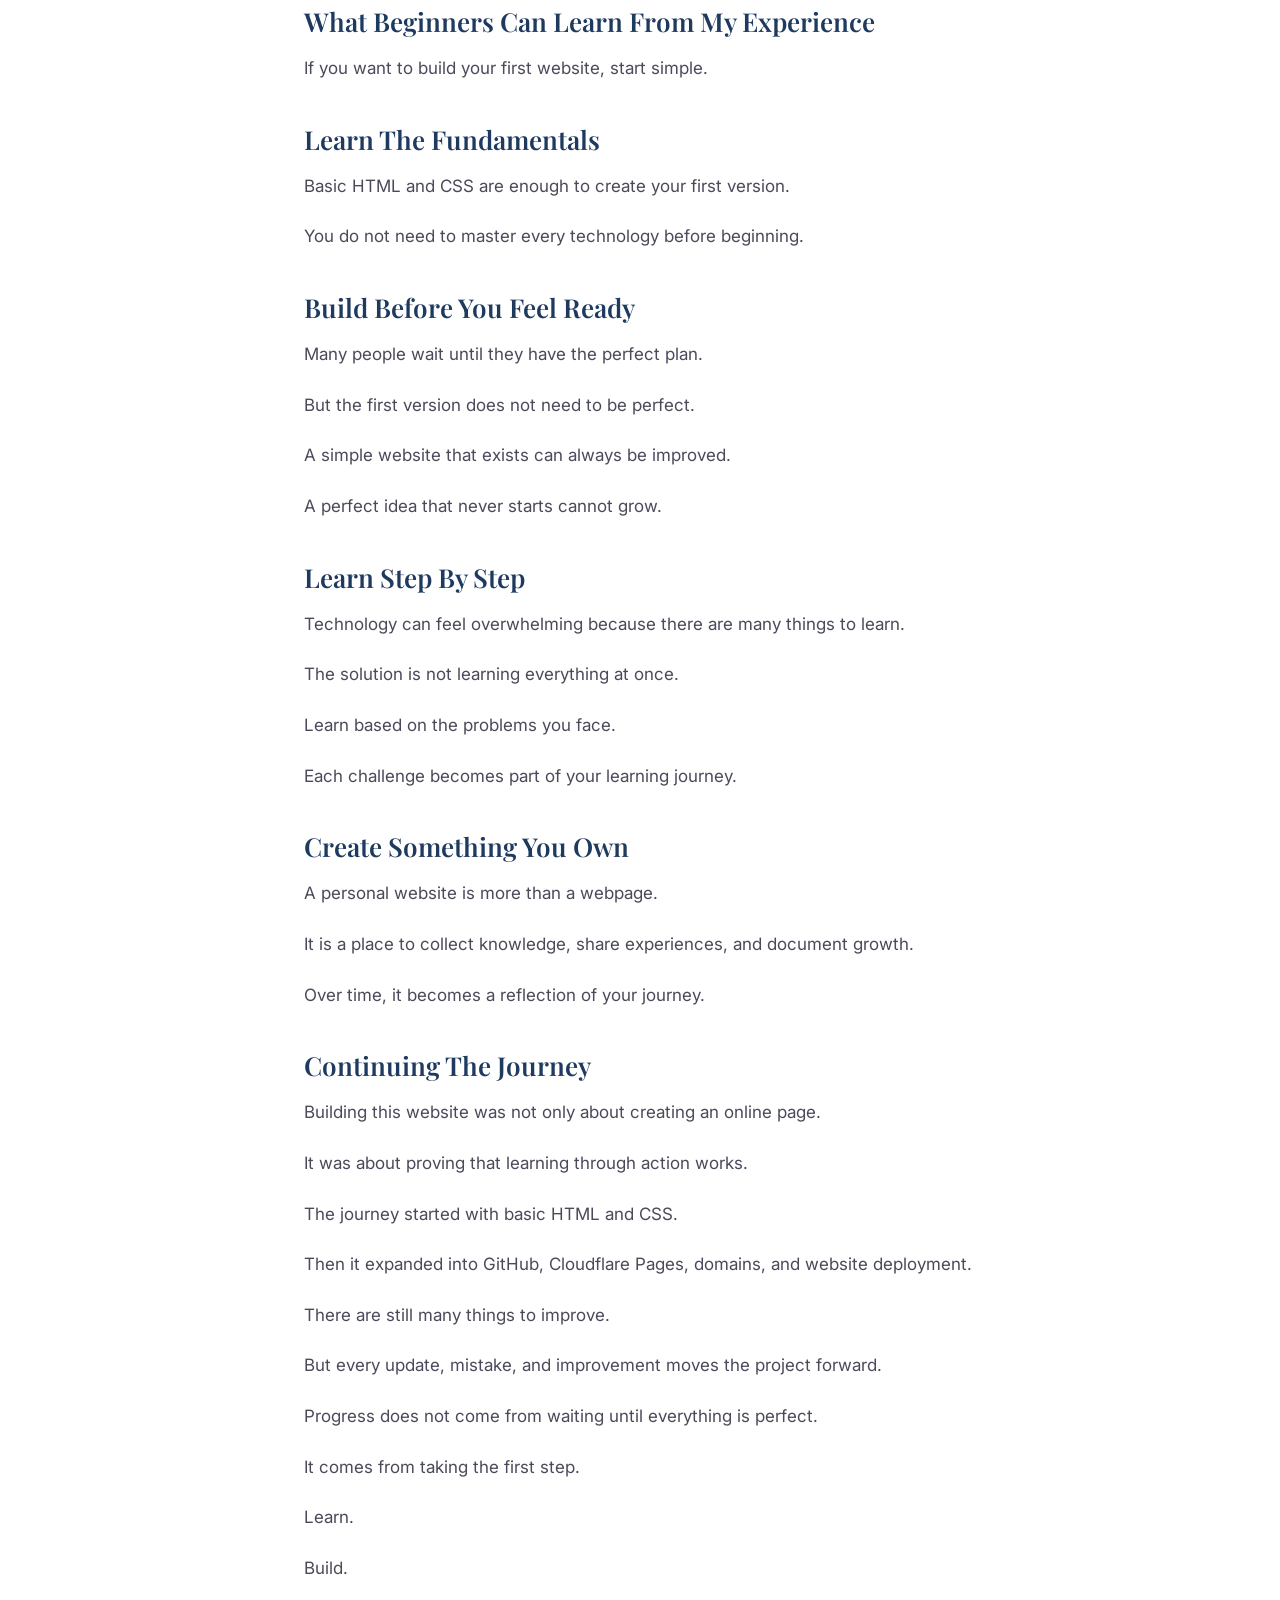
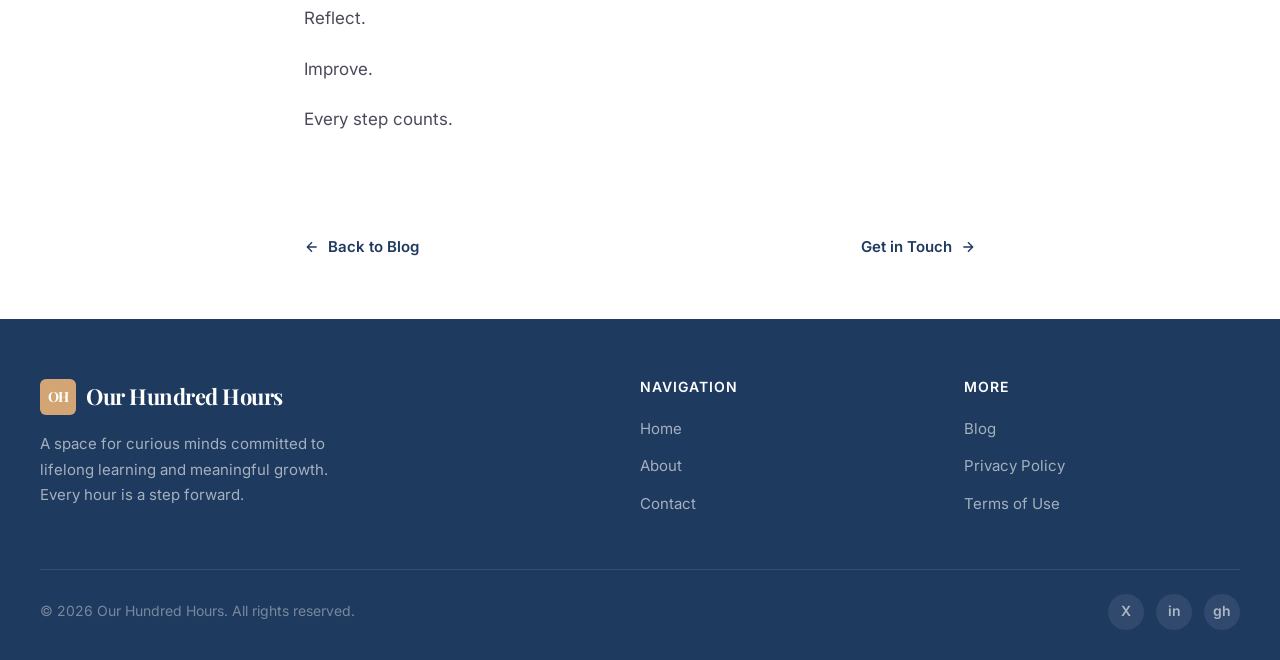
<file: how-i-built-my-website - use this.html>
<!DOCTYPE html>
<html lang="en-GB">
<head>
  <meta charset="UTF-8">
  <meta name="viewport" content="width=device-width, initial-scale=1.0">
  <title>How I Built My Website With GitHub and Cloudflare Pages — Our Hundred Hours</title>
  <meta name="description" content="How I built my own website from scratch using GitHub and Cloudflare Pages, starting with almost no knowledge.">
  <link rel="preconnect" href="https://fonts.googleapis.com">
  <link href="https://fonts.googleapis.com/css2?family=Playfair+Display:wght@400;500;600;700&family=Inter:wght@300;400;500;600&display=swap" rel="stylesheet">
  <link rel="stylesheet" href="../style.css">
  <style>
    .ohh-article-hero {
      background: var(--bg-cream);
      padding: 80px 24px 40px;
      text-align: center;
      position: relative;
      overflow: hidden;
    }
    .ohh-article-hero::before {
      content: '';
      position: absolute;
      top: -30%;
      right: -10%;
      width: 400px;
      height: 400px;
      background: radial-gradient(circle, rgba(212,165,116,0.1) 0%, transparent 70%);
      pointer-events: none;
    }
    .ohh-article-hero-inner {
      max-width: 720px;
      margin: 0 auto;
      position: relative;
      z-index: 1;
    }
    .ohh-article-hero .ohh-blog-tag {
      margin-bottom: 20px;
    }
    .ohh-article-hero h1 {
      font-size: clamp(28px, 4vw, 42px);
      margin-bottom: 20px;
      letter-spacing: -0.5px;
    }
    .ohh-article-hero .ohh-blog-meta {
      justify-content: center;
      margin-bottom: 0;
    }
    .ohh-article-body {
      max-width: 720px;
      margin: 0 auto;
      padding: 48px 24px 80px;
    }
    .ohh-article-body h2 {
      font-size: 26px;
      margin: 40px 0 16px;
    }
    .ohh-article-body h3 {
      font-size: 20px;
      margin: 28px 0 12px;
      color: var(--primary);
    }
    .ohh-article-body p {
      font-size: 17px;
      line-height: 1.8;
      color: var(--text-body);
      margin-bottom: 20px;
    }
    .ohh-article-body strong {
      color: var(--primary);
      font-weight: 600;
    }
    .ohh-article-body em {
      color: var(--accent);
      font-style: italic;
    }
    .ohh-article-nav {
      max-width: 720px;
      margin: 0 auto;
      padding: 0 24px 60px;
      display: flex;
      justify-content: space-between;
      align-items: center;
      flex-wrap: wrap;
      gap: 16px;
    }
    .ohh-article-nav a {
      color: var(--primary);
      text-decoration: none;
      font-weight: 600;
      font-size: 15px;
      display: inline-flex;
      align-items: center;
      gap: 8px;
      transition: var(--transition);
    }
    .ohh-article-nav a:hover {
      color: var(--accent);
    }
    .ohh-article-nav .back-link svg {
      transition: transform 0.2s ease;
    }
    .ohh-article-nav .back-link:hover svg {
      transform: translateX(-4px);
    }
    @media (max-width: 768px) {
      .ohh-article-hero { padding: 60px 24px 30px; }
      .ohh-article-body { padding: 32px 24px 50px; }
      .ohh-article-body p { font-size: 16px; }
    }
  </style>
</head>
<body>
  <nav class="ohh-nav">
    <div class="ohh-nav-inner">
      <a href="../index.html" class="ohh-logo">
        <div class="ohh-logo-icon">OH</div>
        Our Hundred Hours
      </a>
      <ul class="ohh-nav-links" id="navLinks">
        <li><a href="../index.html">Home</a></li>
        <li><a href="../about.html">About</a></li>
        <li><a href="../blog.html" class="active">Blog</a></li>
        <li><a href="../contact.html">Contact</a></li>
      </ul>
      <button class="ohh-mobile-toggle" onclick="toggleMobileMenu()" aria-label="Toggle menu">
        <svg width="24" height="24" viewBox="0 0 24 24" fill="none" stroke="currentColor" stroke-width="2">
          <line x1="3" y1="6" x2="21" y2="6"/>
          <line x1="3" y1="12" x2="21" y2="12"/>
          <line x1="3" y1="18" x2="21" y2="18"/>
        </svg>
      </button>
    </div>
  </nav>

  <main>
    <section class="ohh-article-hero">
      <div class="ohh-article-hero-inner">
        <span class="ohh-blog-tag">Building</span>
        <h1>How I Built My Website With GitHub and Cloudflare Pages</h1>
        <div class="ohh-blog-meta">
          <span>&#128197; 3 August 2026</span>
          <span>&#9201; 12 min read</span>
        </div>
      </div>
    </section>

    <article class="ohh-article-body">
<p>Building a website always felt like something that required advanced technical skills.</p>
<p>Before starting this journey, my understanding of websites was very limited. I only knew some basic HTML and CSS.</p>
<p>Concepts like hosting, servers, domains, DNS, and deployment were completely unfamiliar.</p>
<p>At that time, creating a website seemed like something that only developers could do.</p>
<p>However, I wanted to build something of my own.</p>
<p>I wanted a place where I could share my learning journey, document my projects, and create a digital space that belonged to me.</p>
<p>Instead of waiting until I understood everything, I decided to learn by building.</p>
<p>That became the beginning of my website journey.</p>
<h2>Why I Wanted To Build My Own Website</h2>
<p>Many people start their online presence through existing platforms.</p>
<p>Social media platforms are convenient, but there is always a limitation.</p>
<p>The platform controls the design, user experience, and how content reaches people.</p>
<p>A personal website provides something different.</p>
<p>It becomes a place that you own.</p>
<p>A place where you can:</p>
<h2>Share knowledge</h2>
<h2>Document projects</h2>
<h2>Build your personal brand</h2>
<h2>Create long-term value</h2>
<p>The goal was not to create a perfect website immediately.</p>
<p>The goal was to create a foundation and improve it step by step.</p>
<h2>Learning How Websites Actually Work</h2>
<p>Before building the website, there were many things that needed to be understood.</p>
<p>A website is not just a visual page.</p>
<p>Behind every website, there are several important parts:</p>
<h2>Domain Name</h2>
<p>The address people use to visit a website.</p>
<p>For example:</p>
<p>yourwebsite.com</p>
<h2>Hosting</h2>
<p>The place where website files are stored so people can access them online.</p>
<h2>Website Files</h2>
<p>The actual files that create the website.</p>
<p>For a simple static website, these usually include:</p>
<h2>HTML</h2>
<h2>CSS</h2>
<h2>JavaScript</h2>
<h2>Images</h2>
<p>Previously, website hosting seemed complicated and expensive.</p>
<p>Then I discovered another approach:</p>
<p>GitHub + Cloudflare Pages.</p>
<p>This changed the way I looked at website building.</p>
<h2>Why I Chose GitHub and Cloudflare Pages</h2>
<p>There are many ways to create a website.</p>
<p>Some people use website builders.</p>
<p>Some use content management systems.</p>
<p>Some use traditional web hosting.</p>
<p>For this project, GitHub and Cloudflare Pages felt like the right choice.</p>
<p>GitHub allows website files to be stored and managed.</p>
<p>Although many people know GitHub as a platform for developers, it can also be used for managing a static website project.</p>
<p>Cloudflare Pages connects with GitHub and automatically publishes website files online.</p>
<p>The workflow became simple:</p>
<p>Create website files → Upload to GitHub → Connect Cloudflare Pages → Website goes live</p>
<p>This approach removed the need to manage a traditional hosting server.</p>
<p>It allowed more time to focus on learning, creating, and improving the website.</p>
<h2>Step-by-Step: How I Built My Website</h2>
<p>After understanding the basic concept, the next challenge was turning the idea into a real website.</p>
<p>The process became much easier when broken into smaller steps.</p>
<h2>Step 1: Creating a GitHub Repository</h2>

<div style="width: 100%; border-radius: var(--radius-lg); overflow: hidden; margin: 32px 0; border: 1px solid var(--border-light);">
  <div style="width: 100%; aspect-ratio: 16 / 9; background: var(--bg-warm); display: flex; flex-direction: column; align-items: center; justify-content: center; gap: 12px; color: var(--accent); font-size: 15px; text-align: center; padding: 40px 24px;">
    <span style="font-size: 40px; opacity: 0.6;">&#128248;</span>
    <span style="font-weight: 600; color: var(--primary); font-size: 14px; letter-spacing: 0.5px;">PHOTO PLACEHOLDER</span>
    <span style="color: var(--text-muted); font-size: 13px; max-width: 400px; line-height: 1.5;">Replace this with your screenshot. Save image to <code style="background: white; padding: 2px 6px; border-radius: 4px;">images/</code> folder and update the <code style="background: white; padding: 2px 6px; border-radius: 4px;">src</code> path below.</span>
  </div>
  <!-- <img src="../images/your-photo.jpg" alt="Description" style="width: 100%; height: auto; display: block;"> -->
  <div style="text-align: center; font-size: 13px; color: var(--text-muted); padding: 12px 16px; background: var(--bg-cream); border-top: 1px solid var(--border-light);">Add your caption here.</div>
</div>

<p>The first step was creating a GitHub account and setting up a repository.</p>
<p>A repository is basically a folder where website files are stored and managed.</p>
<p>For a simple static website, the structure looks like this:</p>
<pre style="background: var(--bg-cream); padding: 16px 20px; border-radius: var(--radius-sm); font-family: monospace; font-size: 14px; color: var(--primary); overflow-x: auto; margin: 20px 0; border: 1px solid var(--border-light);"><code>website/
├── index.html
├── style.css
├── script.js
└── images/</code></pre>
<p>Each file has its own purpose.</p>
<p>index.html</p>
<p>This is the most important file.</p>
<p>It controls the main structure of the website and usually acts as the homepage.</p>
<p>style.css</p>
<p>This controls the visual appearance:</p>
<h2>Layout</h2>
<h2>Colors</h2>
<h2>Spacing</h2>
<h2>Typography</h2>
<p>script.js</p>
<p>This adds interactive features and allows the website to respond to user actions.</p>
<pre style="background: var(--bg-cream); padding: 16px 20px; border-radius: var(--radius-sm); font-family: monospace; font-size: 14px; color: var(--primary); overflow-x: auto; margin: 20px 0; border: 1px solid var(--border-light);"><code>images/</code></pre>
<p>This stores visual content used throughout the website.</p>
<p>At this stage, the focus was not creating something complicated.</p>
<p>The goal was simply creating a foundation that could grow over time.</p>
<h2>Step 2: Uploading Website Files</h2>

<div style="width: 100%; border-radius: var(--radius-lg); overflow: hidden; margin: 32px 0; border: 1px solid var(--border-light);">
  <div style="width: 100%; aspect-ratio: 16 / 9; background: var(--bg-warm); display: flex; flex-direction: column; align-items: center; justify-content: center; gap: 12px; color: var(--accent); font-size: 15px; text-align: center; padding: 40px 24px;">
    <span style="font-size: 40px; opacity: 0.6;">&#128248;</span>
    <span style="font-weight: 600; color: var(--primary); font-size: 14px; letter-spacing: 0.5px;">PHOTO PLACEHOLDER</span>
    <span style="color: var(--text-muted); font-size: 13px; max-width: 400px; line-height: 1.5;">Replace this with your screenshot. Save image to <code style="background: white; padding: 2px 6px; border-radius: 4px;">images/</code> folder and update the <code style="background: white; padding: 2px 6px; border-radius: 4px;">src</code> path below.</span>
  </div>
  <!-- <img src="../images/your-photo.jpg" alt="Description" style="width: 100%; height: auto; display: block;"> -->
  <div style="text-align: center; font-size: 13px; color: var(--text-muted); padding: 12px 16px; background: var(--bg-cream); border-top: 1px solid var(--border-light);">Add your caption here.</div>
</div>

<p>After creating the repository, the next step was uploading the website files.</p>
<p>A simple website may look basic, but each element plays an important role.</p>
<p>HTML creates the structure.</p>
<p>CSS creates the design.</p>
<p>JavaScript adds interaction.</p>
<p>Images create visual experiences.</p>
<p>When these elements work together, even a simple website can become something meaningful.</p>
<p>The important lesson was that advanced technology is not always required to start.</p>
<p>Understanding the basics and putting them together is already enough to create something real.</p>
<h2>Step 3: Connecting GitHub to Cloudflare Pages</h2>

<div style="width: 100%; border-radius: var(--radius-lg); overflow: hidden; margin: 32px 0; border: 1px solid var(--border-light);">
  <div style="width: 100%; aspect-ratio: 16 / 9; background: var(--bg-warm); display: flex; flex-direction: column; align-items: center; justify-content: center; gap: 12px; color: var(--accent); font-size: 15px; text-align: center; padding: 40px 24px;">
    <span style="font-size: 40px; opacity: 0.6;">&#128248;</span>
    <span style="font-weight: 600; color: var(--primary); font-size: 14px; letter-spacing: 0.5px;">PHOTO PLACEHOLDER</span>
    <span style="color: var(--text-muted); font-size: 13px; max-width: 400px; line-height: 1.5;">Replace this with your screenshot. Save image to <code style="background: white; padding: 2px 6px; border-radius: 4px;">images/</code> folder and update the <code style="background: white; padding: 2px 6px; border-radius: 4px;">src</code> path below.</span>
  </div>
  <!-- <img src="../images/your-photo.jpg" alt="Description" style="width: 100%; height: auto; display: block;"> -->
  <div style="text-align: center; font-size: 13px; color: var(--text-muted); padding: 12px 16px; background: var(--bg-cream); border-top: 1px solid var(--border-light);">Add your caption here.</div>
</div>

<p>The next step was connecting the GitHub repository with Cloudflare Pages.</p>
<p>Cloudflare Pages automatically detects the website files stored in GitHub and deploys them online.</p>
<p>After completing the setup process, the website became available through a public URL.</p>
<p>Seeing the website live for the first time was a meaningful moment.</p>
<p>A project that started with a few simple files had become a real website that people could access from anywhere.</p>
<p>That experience changed my understanding of building online projects.</p>
<h2>Step 4: Connecting My Personal Domain</h2>

<div style="width: 100%; border-radius: var(--radius-lg); overflow: hidden; margin: 32px 0; border: 1px solid var(--border-light);">
  <div style="width: 100%; aspect-ratio: 16 / 9; background: var(--bg-warm); display: flex; flex-direction: column; align-items: center; justify-content: center; gap: 12px; color: var(--accent); font-size: 15px; text-align: center; padding: 40px 24px;">
    <span style="font-size: 40px; opacity: 0.6;">&#128248;</span>
    <span style="font-weight: 600; color: var(--primary); font-size: 14px; letter-spacing: 0.5px;">PHOTO PLACEHOLDER</span>
    <span style="color: var(--text-muted); font-size: 13px; max-width: 400px; line-height: 1.5;">Replace this with your screenshot. Save image to <code style="background: white; padding: 2px 6px; border-radius: 4px;">images/</code> folder and update the <code style="background: white; padding: 2px 6px; border-radius: 4px;">src</code> path below.</span>
  </div>
  <!-- <img src="../images/your-photo.jpg" alt="Description" style="width: 100%; height: auto; display: block;"> -->
  <div style="text-align: center; font-size: 13px; color: var(--text-muted); padding: 12px 16px; background: var(--bg-cream); border-top: 1px solid var(--border-light);">Add your caption here.</div>
</div>

<p>The final step was connecting a personal domain.</p>
<p>This required learning about DNS settings and domain configuration.</p>
<p>At first, terms like:</p>
<h2>DNS records</h2>
<h2>Nameservers</h2>
<h2>Domain settings</h2>
<p>felt technical.</p>
<p>But after going through the process, these concepts became much easier to understand.</p>
<p>Once everything was configured correctly, the website became accessible through my own domain.</p>
<p>No traditional hosting plan was required.</p>
<p>The entire setup was built using GitHub and Cloudflare Pages.</p>
<h2>The Challenges I Faced</h2>
<p>The process was not always smooth.</p>
<p>There were many new concepts to learn.</p>
<h2>Understanding GitHub</h2>
<p>At the beginning, GitHub felt confusing.</p>
<p>Terms like:</p>
<h2>Repository</h2>
<h2>Commit</h2>
<h2>Branch</h2>
<h2>Deployment</h2>
<p>were completely new.</p>
<p>Instead of trying to understand everything at once, the focus was only on learning what was needed.</p>
<p>The goal was simple:</p>
<p>Learn enough to upload files.</p>
<p>Learn enough to update the website.</p>
<p>Then continue improving.</p>
<h2>Understanding Website Deployment</h2>
<p>Publishing a website for the first time also created many questions.</p>
<h2>Why does the website update automatically?</h2>
<h2>Why does a small change require deployment?</h2>
<h2>Why does the website sometimes need time before changes appear?</h2>
<p>These were things that only became clear through practice.</p>
<p>Reading about concepts helped, but experiencing the process created a deeper understanding.</p>
<h2>Connecting The Domain</h2>
<p>Connecting a personal domain was another challenge.</p>
<p>DNS settings were completely unfamiliar.</p>
<p>There were moments when the website did not work immediately.</p>
<p>Instead of seeing these problems as failures, they became opportunities to understand how websites actually work.</p>
<p>Every problem solved became another skill gained.</p>
<h2>What I Learned From Building My First Website</h2>
<p>The biggest lesson was simple:</p>
<p>You do not need to know everything before starting.</p>
<p>Before this project, website building felt like something that required professional knowledge.</p>
<p>But the process showed something different.</p>
<p>The fastest way to learn is often by creating something real.</p>
<p>When a problem appears, there is a reason to learn.</p>
<p>When there is something to build, knowledge becomes more meaningful.</p>
<p>Small progress creates confidence.</p>
<h2>What Beginners Can Learn From My Experience</h2>
<p>If you want to build your first website, start simple.</p>
<h2>Learn The Fundamentals</h2>
<p>Basic HTML and CSS are enough to create your first version.</p>
<p>You do not need to master every technology before beginning.</p>
<h2>Build Before You Feel Ready</h2>
<p>Many people wait until they have the perfect plan.</p>
<p>But the first version does not need to be perfect.</p>
<p>A simple website that exists can always be improved.</p>
<p>A perfect idea that never starts cannot grow.</p>
<h2>Learn Step By Step</h2>
<p>Technology can feel overwhelming because there are many things to learn.</p>
<p>The solution is not learning everything at once.</p>
<p>Learn based on the problems you face.</p>
<p>Each challenge becomes part of your learning journey.</p>
<h2>Create Something You Own</h2>
<p>A personal website is more than a webpage.</p>
<p>It is a place to collect knowledge, share experiences, and document growth.</p>
<p>Over time, it becomes a reflection of your journey.</p>
<h2>Continuing The Journey</h2>
<p>Building this website was not only about creating an online page.</p>
<p>It was about proving that learning through action works.</p>
<p>The journey started with basic HTML and CSS.</p>
<p>Then it expanded into GitHub, Cloudflare Pages, domains, and website deployment.</p>
<p>There are still many things to improve.</p>
<p>But every update, mistake, and improvement moves the project forward.</p>
<p>Progress does not come from waiting until everything is perfect.</p>
<p>It comes from taking the first step.</p>
<p>Learn.</p>
<p>Build.</p>
<p>Reflect.</p>
<p>Improve.</p>
<p>Every step counts.</p>
</article>

    <div class="ohh-article-nav">
      <a href="../blog.html" class="back-link">
        <svg width="16" height="16" viewBox="0 0 24 24" fill="none" stroke="currentColor" stroke-width="2"><path d="M19 12H5M12 19l-7-7 7-7"/></svg>
        Back to Blog
      </a>
      <a href="../contact.html">
        Get in Touch
        <svg width="16" height="16" viewBox="0 0 24 24" fill="none" stroke="currentColor" stroke-width="2"><path d="M5 12h14M12 5l7 7-7 7"/></svg>
      </a>
    </div>
  </main>

  <footer class="ohh-footer">
    <div class="ohh-footer-inner">
      <div class="ohh-footer-brand">
        <a href="../index.html" class="ohh-logo">
          <div class="ohh-logo-icon">OH</div>
          Our Hundred Hours
        </a>
        <p>A space for curious minds committed to lifelong learning and meaningful growth. Every hour is a step forward.</p>
      </div>
      <div class="ohh-footer-col">
        <h4>Navigation</h4>
        <ul>
          <li><a href="../index.html">Home</a></li>
          <li><a href="../about.html">About</a></li>
          <li><a href="../contact.html">Contact</a></li>
        </ul>
      </div>
      <div class="ohh-footer-col">
        <h4>More</h4>
        <ul>
          <li><a href="../blog.html">Blog</a></li>
          <li><a href="../privacy-policy.html">Privacy Policy</a></li>
          <li><a href="../terms-of-use.html">Terms of Use</a></li>
        </ul>
      </div>
    </div>
    <div class="ohh-footer-bottom">
      <p>&copy; 2026 Our Hundred Hours. All rights reserved.</p>
      <div class="ohh-social">
        <a href="#" aria-label="Twitter">X</a>
        <a href="#" aria-label="LinkedIn">in</a>
        <a href="#" aria-label="GitHub">gh</a>
      </div>
    </div>
  </footer>
  <script>
    function toggleMobileMenu() {
      document.getElementById('navLinks').classList.toggle('open');
    }
  </script>
</body>
</html>
</file>
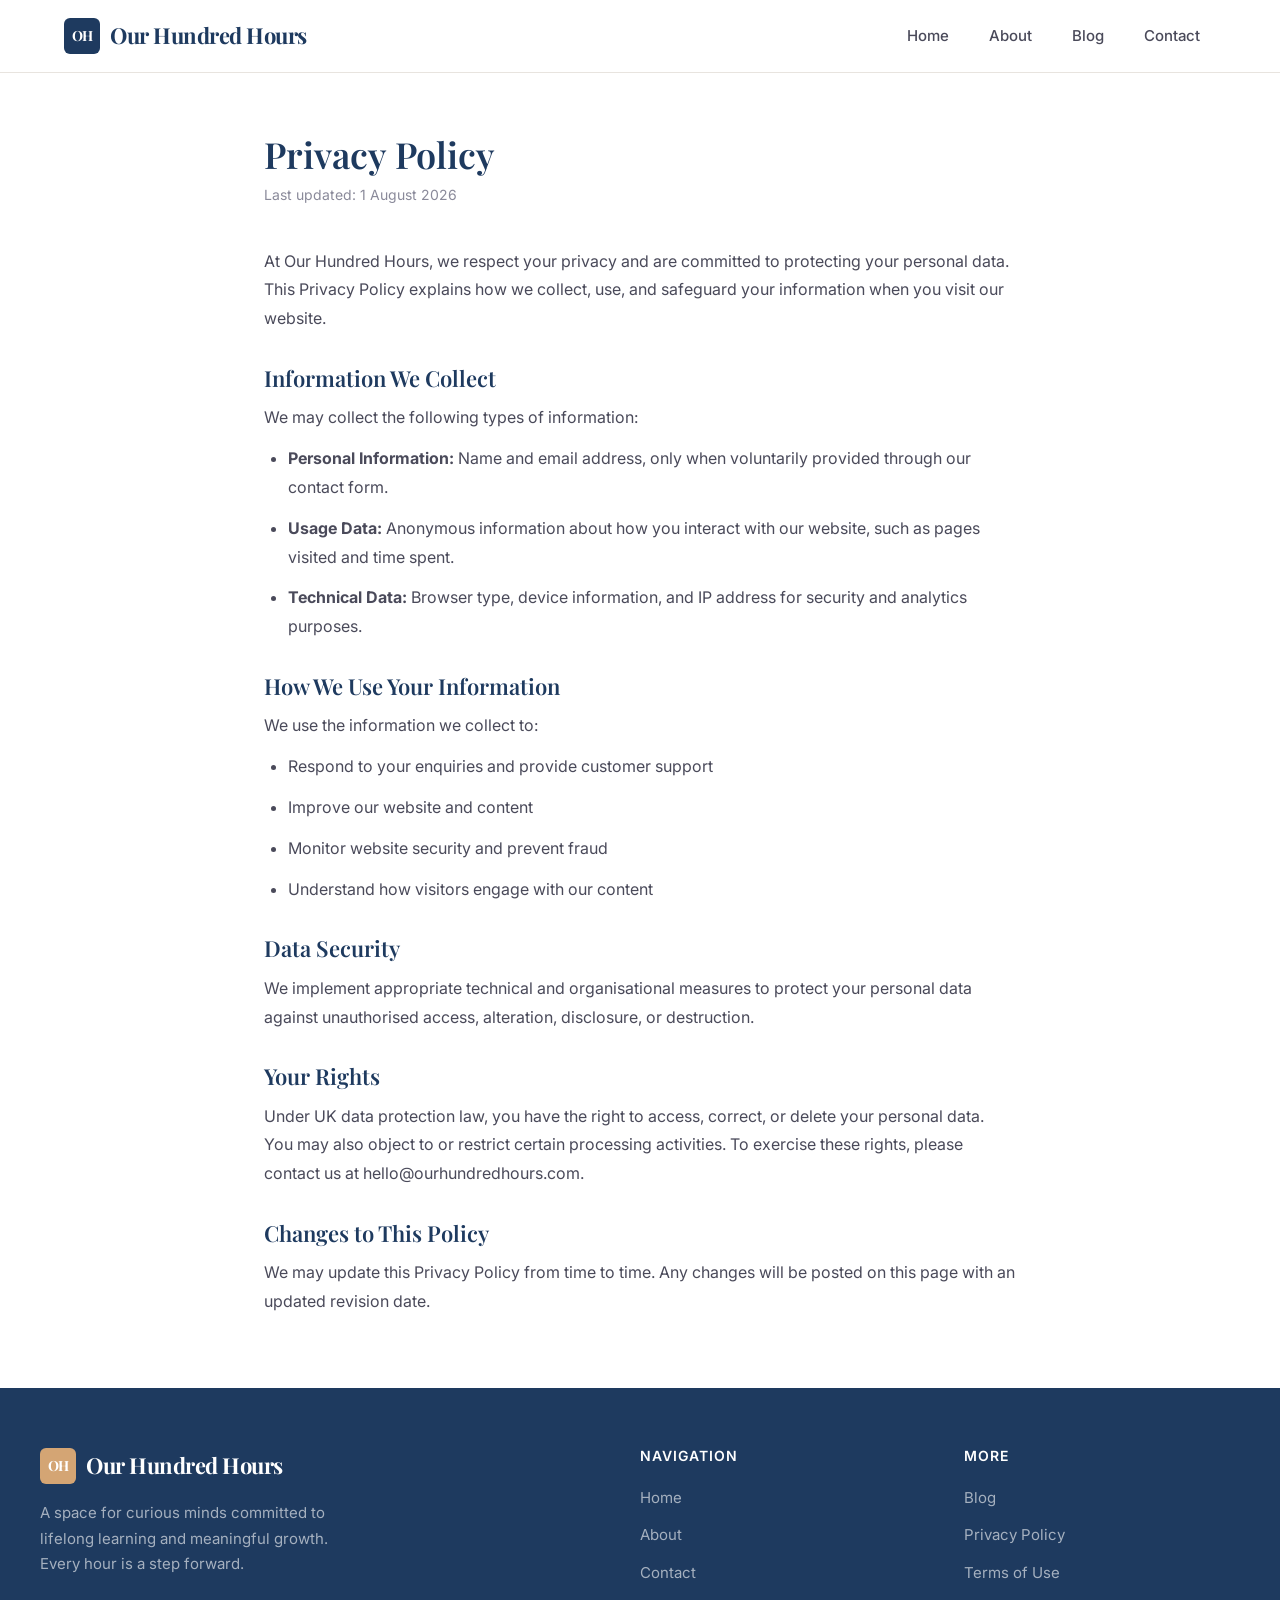
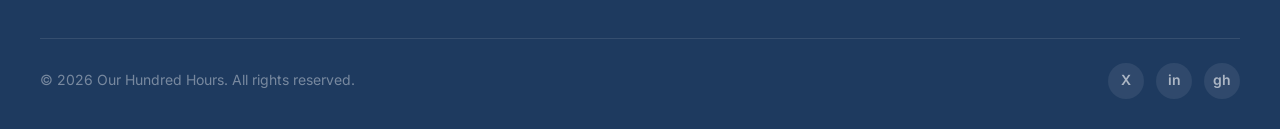
<file: privacy-policy.html>
<!DOCTYPE html>
<html lang="en-GB">
<head>
  <meta charset="UTF-8">
  <meta name="viewport" content="width=device-width, initial-scale=1.0">
  <title>Privacy Policy — Our Hundred Hours</title>
  <meta name="description" content="A space for curious minds committed to lifelong learning and meaningful personal growth.">
  <link rel="preconnect" href="https://fonts.googleapis.com">
  <link href="https://fonts.googleapis.com/css2?family=Playfair+Display:wght@400;500;600;700&family=Inter:wght@300;400;500;600&display=swap" rel="stylesheet">
  <link rel="stylesheet" href="style.css">
</head>
<body>
  <nav class="ohh-nav">
    <div class="ohh-nav-inner">
      <a href="index.html" class="ohh-logo">
        <div class="ohh-logo-icon">OH</div>
        Our Hundred Hours
      </a>
      <ul class="ohh-nav-links" id="navLinks">
        <li><a href="index.html" class="">Home</a></li>
        <li><a href="about.html" class="">About</a></li>
        <li><a href="blog.html" class="">Blog</a></li>
        <li><a href="contact.html" class="">Contact</a></li>
      </ul>
      <button class="ohh-mobile-toggle" onclick="toggleMobileMenu()" aria-label="Toggle menu">
        <svg width="24" height="24" viewBox="0 0 24 24" fill="none" stroke="currentColor" stroke-width="2">
          <line x1="3" y1="6" x2="21" y2="6"/>
          <line x1="3" y1="12" x2="21" y2="12"/>
          <line x1="3" y1="18" x2="21" y2="18"/>
        </svg>
      </button>
    </div>
  </nav>

  <main>
    <div class="ohh-legal">
      <h1>Privacy Policy</h1>
      <span class="ohh-last-updated">Last updated: 1 August 2026</span>

      <p>At Our Hundred Hours, we respect your privacy and are committed to protecting your personal data. This Privacy Policy explains how we collect, use, and safeguard your information when you visit our website.</p>

      <h2>Information We Collect</h2>
      <p>We may collect the following types of information:</p>
      <ul>
        <li><strong>Personal Information:</strong> Name and email address, only when voluntarily provided through our contact form.</li>
        <li><strong>Usage Data:</strong> Anonymous information about how you interact with our website, such as pages visited and time spent.</li>
        <li><strong>Technical Data:</strong> Browser type, device information, and IP address for security and analytics purposes.</li>
      </ul>

      <h2>How We Use Your Information</h2>
      <p>We use the information we collect to:</p>
      <ul>
        <li>Respond to your enquiries and provide customer support</li>
        <li>Improve our website and content</li>
        <li>Monitor website security and prevent fraud</li>
        <li>Understand how visitors engage with our content</li>
      </ul>

      <h2>Data Security</h2>
      <p>We implement appropriate technical and organisational measures to protect your personal data against unauthorised access, alteration, disclosure, or destruction.</p>

      <h2>Your Rights</h2>
      <p>Under UK data protection law, you have the right to access, correct, or delete your personal data. You may also object to or restrict certain processing activities. To exercise these rights, please contact us at hello@ourhundredhours.com.</p>

      <h2>Changes to This Policy</h2>
      <p>We may update this Privacy Policy from time to time. Any changes will be posted on this page with an updated revision date.</p>
    </div>
  </main>

  <footer class="ohh-footer">
    <div class="ohh-footer-inner">
      <div class="ohh-footer-brand">
        <a href="index.html" class="ohh-logo">
          <div class="ohh-logo-icon">OH</div>
          Our Hundred Hours
        </a>
        <p>A space for curious minds committed to lifelong learning and meaningful growth. Every hour is a step forward.</p>
      </div>
      <div class="ohh-footer-col">
        <h4>Navigation</h4>
        <ul>
          <li><a href="index.html">Home</a></li>
          <li><a href="about.html">About</a></li>
          <li><a href="contact.html">Contact</a></li>
        </ul>
      </div>
      <div class="ohh-footer-col">
        <h4>More</h4>
        <ul>
          <li><a href="blog.html">Blog</a></li>
          <li><a href="privacy-policy.html">Privacy Policy</a></li>
          <li><a href="terms-of-use.html">Terms of Use</a></li>
        </ul>
      </div>
    </div>
    <div class="ohh-footer-bottom">
      <p>&copy; 2026 Our Hundred Hours. All rights reserved.</p>
      <div class="ohh-social">
        <a href="#" aria-label="Twitter">X</a>
        <a href="#" aria-label="LinkedIn">in</a>
        <a href="#" aria-label="GitHub">gh</a>
      </div>
    </div>
  </footer>
  <script>
    function toggleMobileMenu() {
      document.getElementById('navLinks').classList.toggle('open');
    }
  </script>
</body>
</html>
</file>
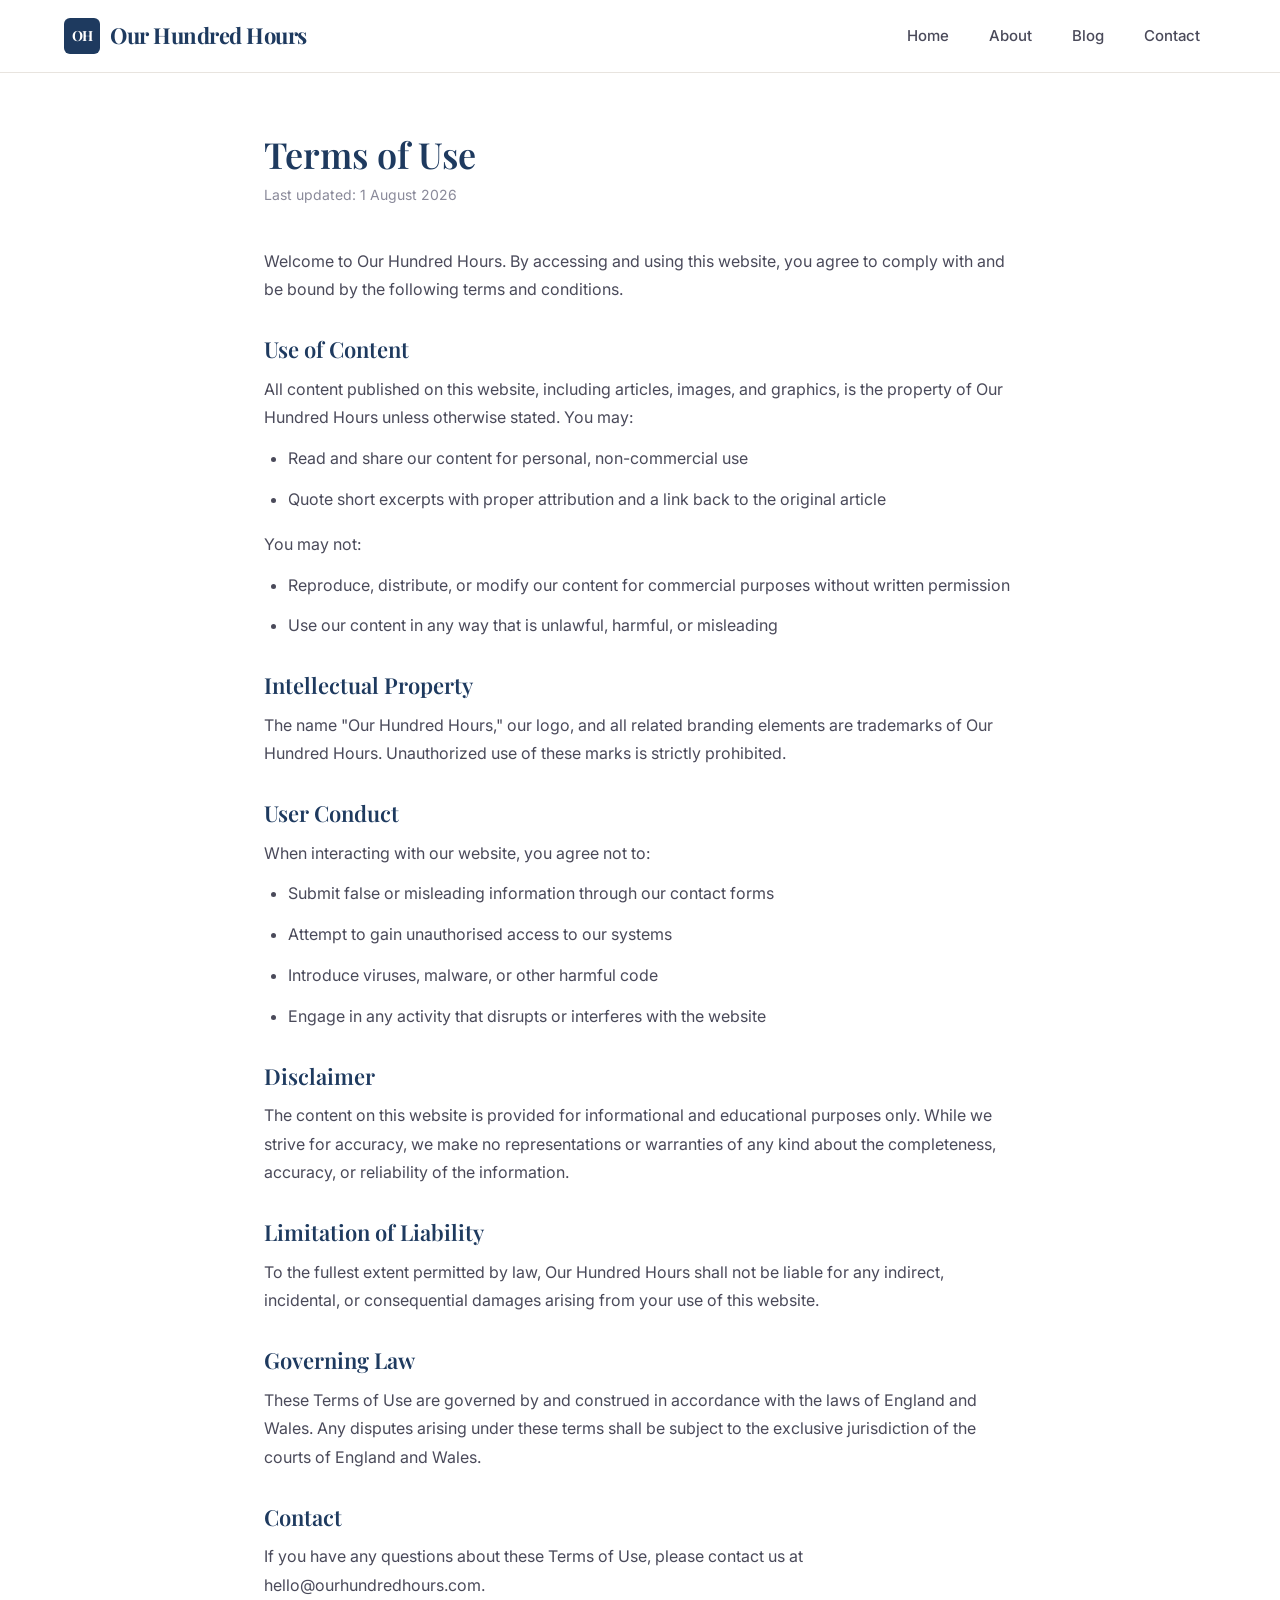
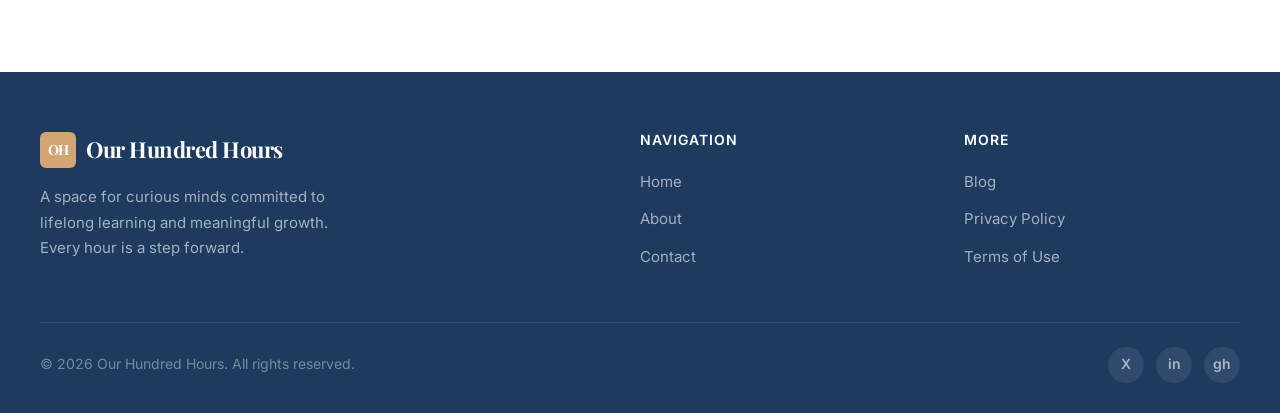
<file: terms-of-use.html>
<!DOCTYPE html>
<html lang="en-GB">
<head>
  <meta charset="UTF-8">
  <meta name="viewport" content="width=device-width, initial-scale=1.0">
  <title>Terms of Use — Our Hundred Hours</title>
  <meta name="description" content="A space for curious minds committed to lifelong learning and meaningful personal growth.">
  <link rel="preconnect" href="https://fonts.googleapis.com">
  <link href="https://fonts.googleapis.com/css2?family=Playfair+Display:wght@400;500;600;700&family=Inter:wght@300;400;500;600&display=swap" rel="stylesheet">
  <link rel="stylesheet" href="style.css">
</head>
<body>
  <nav class="ohh-nav">
    <div class="ohh-nav-inner">
      <a href="index.html" class="ohh-logo">
        <div class="ohh-logo-icon">OH</div>
        Our Hundred Hours
      </a>
      <ul class="ohh-nav-links" id="navLinks">
        <li><a href="index.html" class="">Home</a></li>
        <li><a href="about.html" class="">About</a></li>
        <li><a href="blog.html" class="">Blog</a></li>
        <li><a href="contact.html" class="">Contact</a></li>
      </ul>
      <button class="ohh-mobile-toggle" onclick="toggleMobileMenu()" aria-label="Toggle menu">
        <svg width="24" height="24" viewBox="0 0 24 24" fill="none" stroke="currentColor" stroke-width="2">
          <line x1="3" y1="6" x2="21" y2="6"/>
          <line x1="3" y1="12" x2="21" y2="12"/>
          <line x1="3" y1="18" x2="21" y2="18"/>
        </svg>
      </button>
    </div>
  </nav>

  <main>
    <div class="ohh-legal">
      <h1>Terms of Use</h1>
      <span class="ohh-last-updated">Last updated: 1 August 2026</span>

      <p>Welcome to Our Hundred Hours. By accessing and using this website, you agree to comply with and be bound by the following terms and conditions.</p>

      <h2>Use of Content</h2>
      <p>All content published on this website, including articles, images, and graphics, is the property of Our Hundred Hours unless otherwise stated. You may:</p>
      <ul>
        <li>Read and share our content for personal, non-commercial use</li>
        <li>Quote short excerpts with proper attribution and a link back to the original article</li>
      </ul>
      <p>You may not:</p>
      <ul>
        <li>Reproduce, distribute, or modify our content for commercial purposes without written permission</li>
        <li>Use our content in any way that is unlawful, harmful, or misleading</li>
      </ul>

      <h2>Intellectual Property</h2>
      <p>The name "Our Hundred Hours," our logo, and all related branding elements are trademarks of Our Hundred Hours. Unauthorized use of these marks is strictly prohibited.</p>

      <h2>User Conduct</h2>
      <p>When interacting with our website, you agree not to:</p>
      <ul>
        <li>Submit false or misleading information through our contact forms</li>
        <li>Attempt to gain unauthorised access to our systems</li>
        <li>Introduce viruses, malware, or other harmful code</li>
        <li>Engage in any activity that disrupts or interferes with the website</li>
      </ul>

      <h2>Disclaimer</h2>
      <p>The content on this website is provided for informational and educational purposes only. While we strive for accuracy, we make no representations or warranties of any kind about the completeness, accuracy, or reliability of the information.</p>

      <h2>Limitation of Liability</h2>
      <p>To the fullest extent permitted by law, Our Hundred Hours shall not be liable for any indirect, incidental, or consequential damages arising from your use of this website.</p>

      <h2>Governing Law</h2>
      <p>These Terms of Use are governed by and construed in accordance with the laws of England and Wales. Any disputes arising under these terms shall be subject to the exclusive jurisdiction of the courts of England and Wales.</p>

      <h2>Contact</h2>
      <p>If you have any questions about these Terms of Use, please contact us at hello@ourhundredhours.com.</p>
    </div>
  </main>

  <footer class="ohh-footer">
    <div class="ohh-footer-inner">
      <div class="ohh-footer-brand">
        <a href="index.html" class="ohh-logo">
          <div class="ohh-logo-icon">OH</div>
          Our Hundred Hours
        </a>
        <p>A space for curious minds committed to lifelong learning and meaningful growth. Every hour is a step forward.</p>
      </div>
      <div class="ohh-footer-col">
        <h4>Navigation</h4>
        <ul>
          <li><a href="index.html">Home</a></li>
          <li><a href="about.html">About</a></li>
          <li><a href="contact.html">Contact</a></li>
        </ul>
      </div>
      <div class="ohh-footer-col">
        <h4>More</h4>
        <ul>
          <li><a href="blog.html">Blog</a></li>
          <li><a href="privacy-policy.html">Privacy Policy</a></li>
          <li><a href="terms-of-use.html">Terms of Use</a></li>
        </ul>
      </div>
    </div>
    <div class="ohh-footer-bottom">
      <p>&copy; 2026 Our Hundred Hours. All rights reserved.</p>
      <div class="ohh-social">
        <a href="#" aria-label="Twitter">X</a>
        <a href="#" aria-label="LinkedIn">in</a>
        <a href="#" aria-label="GitHub">gh</a>
      </div>
    </div>
  </footer>
  <script>
    function toggleMobileMenu() {
      document.getElementById('navLinks').classList.toggle('open');
    }
  </script>
</body>
</html>
</file>
<file: style.css>
/* ============================================
   Our Hundred Hours — Shared Stylesheet
   Primary: #1E3A5F | Accent: #D4A574
   ============================================ */

:root {
  --primary: #1E3A5F;
  --primary-light: #2a4a73;
  --accent: #D4A574;
  --accent-light: #e4b98a;
  --text-dark: #1a1a2e;
  --text-body: #4a4a5a;
  --text-muted: #8a8a9a;
  --bg-white: #ffffff;
  --bg-cream: #faf8f5;
  --bg-warm: #f5f0eb;
  --border-light: #e8e4df;
  --shadow-soft: 0 4px 24px rgba(30, 58, 95, 0.08);
  --shadow-medium: 0 8px 40px rgba(30, 58, 95, 0.12);
  --radius-sm: 6px;
  --radius-md: 10px;
  --radius-lg: 16px;
  --transition: all 0.3s cubic-bezier(0.4, 0, 0.2, 1);
}

* { margin: 0; padding: 0; box-sizing: border-box; }

html { scroll-behavior: smooth; }

body {
  font-family: 'Inter', -apple-system, BlinkMacSystemFont, 'Segoe UI', sans-serif;
  color: var(--text-body);
  background: var(--bg-white);
  line-height: 1.6;
  -webkit-font-smoothing: antialiased;
}

h1, h2, h3, h4 {
  font-family: 'Playfair Display', Georgia, serif;
  color: var(--primary);
  font-weight: 600;
  line-height: 1.2;
}

/* ============================================
   NAVIGATION
   ============================================ */

.ohh-nav {
  position: sticky;
  top: 0;
  z-index: 100;
  background: rgba(255,255,255,0.95);
  backdrop-filter: blur(12px);
  -webkit-backdrop-filter: blur(12px);
  border-bottom: 1px solid var(--border-light);
}

.ohh-nav-inner {
  max-width: 1200px;
  margin: 0 auto;
  padding: 0 24px;
  display: flex;
  align-items: center;
  justify-content: space-between;
  height: 72px;
}

.ohh-logo {
  font-family: 'Playfair Display', serif;
  font-size: 22px;
  font-weight: 700;
  color: var(--primary);
  text-decoration: none;
  letter-spacing: -0.5px;
  display: flex;
  align-items: center;
  gap: 10px;
}

.ohh-logo-icon {
  width: 36px;
  height: 36px;
  background: var(--primary);
  border-radius: var(--radius-sm);
  display: flex;
  align-items: center;
  justify-content: center;
  color: white;
  font-size: 14px;
  font-weight: 700;
  font-family: 'Playfair Display', serif;
}

.ohh-nav-links {
  display: flex;
  gap: 8px;
  list-style: none;
}

.ohh-nav-links a {
  text-decoration: none;
  color: var(--text-body);
  font-size: 15px;
  font-weight: 500;
  padding: 8px 16px;
  border-radius: var(--radius-sm);
  transition: var(--transition);
  position: relative;
}

.ohh-nav-links a:hover {
  color: var(--primary);
  background: var(--bg-cream);
}

.ohh-nav-links a.active {
  color: var(--primary);
  background: var(--bg-cream);
}

.ohh-nav-links a.active::after {
  content: '';
  position: absolute;
  bottom: -4px;
  left: 16px;
  right: 16px;
  height: 2px;
  background: var(--accent);
  border-radius: 2px;
}

.ohh-mobile-toggle {
  display: none;
  background: none;
  border: none;
  cursor: pointer;
  padding: 8px;
  color: var(--primary);
}

/* ============================================
   HERO
   ============================================ */

.ohh-hero {
  background: var(--bg-cream);
  padding: 100px 24px 80px;
  text-align: center;
  position: relative;
  overflow: hidden;
}

.ohh-hero::before {
  content: '';
  position: absolute;
  top: -50%;
  right: -20%;
  width: 600px;
  height: 600px;
  background: radial-gradient(circle, rgba(212,165,116,0.12) 0%, transparent 70%);
  pointer-events: none;
}

.ohh-hero-inner {
  max-width: 800px;
  margin: 0 auto;
  position: relative;
  z-index: 1;
}

.ohh-hero-tag {
  display: inline-block;
  background: rgba(30,58,95,0.08);
  color: var(--primary);
  font-size: 13px;
  font-weight: 600;
  letter-spacing: 1.5px;
  text-transform: uppercase;
  padding: 8px 20px;
  border-radius: 100px;
  margin-bottom: 28px;
}

.ohh-hero h1 {
  font-size: clamp(36px, 5vw, 56px);
  margin-bottom: 20px;
  letter-spacing: -1px;
}

.ohh-hero h1 span {
  color: var(--accent);
  position: relative;
}

.ohh-hero p {
  font-size: 18px;
  color: var(--text-muted);
  max-width: 560px;
  margin: 0 auto 36px;
  line-height: 1.7;
}

.ohh-btn {
  display: inline-flex;
  align-items: center;
  gap: 8px;
  padding: 14px 32px;
  border-radius: var(--radius-sm);
  font-size: 15px;
  font-weight: 600;
  text-decoration: none;
  transition: var(--transition);
  cursor: pointer;
  border: none;
  font-family: inherit;
}

.ohh-btn-primary {
  background: var(--primary);
  color: white;
}

.ohh-btn-primary:hover {
  background: var(--primary-light);
  transform: translateY(-2px);
  box-shadow: var(--shadow-medium);
}

.ohh-btn-secondary {
  background: transparent;
  color: var(--primary);
  border: 2px solid var(--primary);
}

.ohh-btn-secondary:hover {
  background: var(--primary);
  color: white;
}

.ohh-hero-buttons {
  display: flex;
  gap: 16px;
  justify-content: center;
  flex-wrap: wrap;
}

/* ============================================
   SECTIONS
   ============================================ */

.ohh-section {
  max-width: 1200px;
  margin: 0 auto;
  padding: 80px 24px;
}

.ohh-section-header {
  text-align: center;
  margin-bottom: 56px;
}

.ohh-section-header h2 {
  font-size: clamp(28px, 3.5vw, 40px);
  margin-bottom: 12px;
}

.ohh-section-header p {
  color: var(--text-muted);
  font-size: 17px;
  max-width: 500px;
  margin: 0 auto;
}

.ohh-divider {
  width: 48px;
  height: 3px;
  background: var(--accent);
  margin: 16px auto 0;
  border-radius: 2px;
}

/* ============================================
   FEATURES
   ============================================ */

.ohh-features {
  display: grid;
  grid-template-columns: repeat(auto-fit, minmax(280px, 1fr));
  gap: 24px;
}

.ohh-feature-card {
  background: var(--bg-white);
  border: 1px solid var(--border-light);
  border-radius: var(--radius-lg);
  padding: 36px 28px;
  transition: var(--transition);
  position: relative;
  overflow: hidden;
}

.ohh-feature-card::before {
  content: '';
  position: absolute;
  top: 0;
  left: 0;
  right: 0;
  height: 3px;
  background: var(--accent);
  transform: scaleX(0);
  transition: transform 0.3s ease;
}

.ohh-feature-card:hover {
  box-shadow: var(--shadow-soft);
  transform: translateY(-4px);
  border-color: transparent;
}

.ohh-feature-card:hover::before {
  transform: scaleX(1);
}

.ohh-feature-icon {
  width: 52px;
  height: 52px;
  background: var(--bg-cream);
  border-radius: var(--radius-md);
  display: flex;
  align-items: center;
  justify-content: center;
  margin-bottom: 20px;
  color: var(--primary);
  font-size: 22px;
}

.ohh-feature-card h3 {
  font-size: 20px;
  margin-bottom: 10px;
}

.ohh-feature-card p {
  font-size: 15px;
  color: var(--text-muted);
  line-height: 1.6;
}

/* ============================================
   BLOG CARDS
   ============================================ */

.ohh-blog-grid {
  display: grid;
  grid-template-columns: repeat(auto-fill, minmax(340px, 1fr));
  gap: 28px;
}

.ohh-blog-card {
  background: var(--bg-white);
  border: 1px solid var(--border-light);
  border-radius: var(--radius-lg);
  overflow: hidden;
  transition: var(--transition);
  text-decoration: none;
  display: block;
}

.ohh-blog-card:hover {
  box-shadow: var(--shadow-medium);
  transform: translateY(-6px);
  border-color: transparent;
}

.ohh-blog-image {
  width: 100%;
  height: 200px;
  background: var(--bg-warm);
  display: flex;
  align-items: center;
  justify-content: center;
  color: var(--accent);
  font-size: 48px;
  position: relative;
  overflow: hidden;
}

.ohh-blog-image::after {
  content: '';
  position: absolute;
  inset: 0;
  background: linear-gradient(135deg, rgba(30,58,95,0.05) 0%, rgba(212,165,116,0.08) 100%);
}

.ohh-blog-content {
  padding: 24px;
}

.ohh-blog-meta {
  display: flex;
  gap: 12px;
  margin-bottom: 12px;
  font-size: 13px;
  color: var(--text-muted);
}

.ohh-blog-tag {
  display: inline-block;
  background: rgba(30,58,95,0.06);
  color: var(--primary);
  font-size: 12px;
  font-weight: 600;
  padding: 4px 12px;
  border-radius: 100px;
  margin-bottom: 10px;
}

.ohh-blog-card h3 {
  font-size: 20px;
  margin-bottom: 10px;
  line-height: 1.3;
  color: var(--primary);
}

.ohh-blog-card p {
  font-size: 15px;
  color: var(--text-muted);
  line-height: 1.6;
  margin-bottom: 16px;
}

.ohh-read-more {
  color: var(--primary);
  font-size: 14px;
  font-weight: 600;
  text-decoration: none;
  display: inline-flex;
  align-items: center;
  gap: 6px;
  transition: gap 0.2s ease;
}

.ohh-read-more:hover {
  gap: 10px;
  color: var(--accent);
}

/* ============================================
   ABOUT PAGE
   ============================================ */

.ohh-about-hero {
  background: var(--primary);
  color: white;
  padding: 100px 24px 80px;
  text-align: center;
}

.ohh-about-hero .ohh-hero-tag {
  background: rgba(255,255,255,0.12);
  color: white;
}

.ohh-about-hero h1 {
  color: white;
  font-size: clamp(32px, 4vw, 48px);
  margin-bottom: 16px;
}

.ohh-about-hero p {
  color: rgba(255,255,255,0.7);
  font-size: 18px;
  max-width: 560px;
  margin: 0 auto;
}

.ohh-about-content {
  max-width: 800px;
  margin: 0 auto;
  padding: 60px 24px;
}

.ohh-about-content h2 {
  font-size: 28px;
  margin: 40px 0 16px;
}

.ohh-about-content h2:first-child { margin-top: 0; }

.ohh-about-content p {
  font-size: 16px;
  line-height: 1.8;
  color: var(--text-body);
  margin-bottom: 20px;
}

.ohh-values {
  display: grid;
  grid-template-columns: repeat(auto-fit, minmax(220px, 1fr));
  gap: 20px;
  margin: 40px 0;
}

.ohh-value-item {
  padding: 24px;
  background: var(--bg-cream);
  border-radius: var(--radius-md);
  border-left: 3px solid var(--accent);
}

.ohh-value-item h4 {
  font-size: 17px;
  margin-bottom: 8px;
}

.ohh-value-item p {
  font-size: 14px;
  margin: 0;
  color: var(--text-muted);
}

/* ============================================
   CONTACT PAGE
   ============================================ */

.ohh-contact-grid {
  display: grid;
  grid-template-columns: 1fr 1fr;
  gap: 60px;
  max-width: 1000px;
  margin: 0 auto;
  padding: 60px 24px;
}

.ohh-contact-info h2 {
  font-size: 32px;
  margin-bottom: 16px;
}

.ohh-contact-info > p {
  color: var(--text-muted);
  margin-bottom: 32px;
  font-size: 16px;
}

.ohh-contact-item {
  display: flex;
  align-items: flex-start;
  gap: 16px;
  margin-bottom: 24px;
}

.ohh-contact-icon {
  width: 44px;
  height: 44px;
  background: var(--bg-cream);
  border-radius: var(--radius-md);
  display: flex;
  align-items: center;
  justify-content: center;
  color: var(--primary);
  flex-shrink: 0;
  font-size: 18px;
}

.ohh-contact-item h4 {
  font-size: 15px;
  margin-bottom: 4px;
}

.ohh-contact-item p {
  font-size: 14px;
  color: var(--text-muted);
  margin: 0;
}

.ohh-contact-form {
  background: var(--bg-cream);
  padding: 40px;
  border-radius: var(--radius-lg);
}

.ohh-form-group {
  margin-bottom: 20px;
}

.ohh-form-group label {
  display: block;
  font-size: 14px;
  font-weight: 600;
  color: var(--primary);
  margin-bottom: 8px;
}

.ohh-form-group input,
.ohh-form-group textarea {
  width: 100%;
  padding: 14px 16px;
  border: 1px solid var(--border-light);
  border-radius: var(--radius-sm);
  font-size: 15px;
  font-family: inherit;
  background: white;
  transition: var(--transition);
  color: var(--text-body);
}

.ohh-form-group input:focus,
.ohh-form-group textarea:focus {
  outline: none;
  border-color: var(--accent);
  box-shadow: 0 0 0 3px rgba(212,165,116,0.15);
}

.ohh-form-group textarea {
  min-height: 140px;
  resize: vertical;
}

/* ============================================
   LEGAL PAGES
   ============================================ */

.ohh-legal {
  max-width: 800px;
  margin: 0 auto;
  padding: 60px 24px;
}

.ohh-legal h1 {
  font-size: 36px;
  margin-bottom: 8px;
}

.ohh-last-updated {
  color: var(--text-muted);
  font-size: 14px;
  margin-bottom: 40px;
  display: block;
}

.ohh-legal h2 {
  font-size: 22px;
  margin: 32px 0 12px;
}

.ohh-legal p, .ohh-legal li {
  font-size: 16px;
  line-height: 1.8;
  color: var(--text-body);
  margin-bottom: 12px;
}

.ohh-legal ul {
  padding-left: 24px;
  margin-bottom: 16px;
}

/* ============================================
   FOOTER
   ============================================ */

.ohh-footer {
  background: var(--primary);
  color: white;
  padding: 60px 24px 30px;
}

.ohh-footer-inner {
  max-width: 1200px;
  margin: 0 auto;
  display: grid;
  grid-template-columns: 2fr 1fr 1fr;
  gap: 48px;
}

.ohh-footer-brand .ohh-logo {
  color: white;
  margin-bottom: 16px;
}

.ohh-footer-brand .ohh-logo-icon {
  background: var(--accent);
}

.ohh-footer-brand p {
  color: rgba(255,255,255,0.6);
  font-size: 15px;
  line-height: 1.7;
  max-width: 320px;
}

.ohh-footer-col h4 {
  color: white;
  font-size: 14px;
  font-weight: 600;
  letter-spacing: 1px;
  text-transform: uppercase;
  margin-bottom: 20px;
  font-family: 'Inter', sans-serif;
}

.ohh-footer-col ul {
  list-style: none;
}

.ohh-footer-col li {
  margin-bottom: 12px;
}

.ohh-footer-col a {
  color: rgba(255,255,255,0.6);
  text-decoration: none;
  font-size: 15px;
  transition: color 0.2s ease;
}

.ohh-footer-col a:hover {
  color: var(--accent);
}

.ohh-footer-bottom {
  max-width: 1200px;
  margin: 40px auto 0;
  padding-top: 24px;
  border-top: 1px solid rgba(255,255,255,0.1);
  display: flex;
  justify-content: space-between;
  align-items: center;
  flex-wrap: wrap;
  gap: 12px;
}

.ohh-footer-bottom p {
  color: rgba(255,255,255,0.4);
  font-size: 14px;
}

.ohh-social {
  display: flex;
  gap: 12px;
}

.ohh-social a {
  width: 36px;
  height: 36px;
  border-radius: 50%;
  background: rgba(255,255,255,0.08);
  display: flex;
  align-items: center;
  justify-content: center;
  color: rgba(255,255,255,0.6);
  text-decoration: none;
  font-size: 14px;
  font-weight: 600;
  transition: var(--transition);
}

.ohh-social a:hover {
  background: var(--accent);
  color: white;
  transform: translateY(-2px);
}

/* ============================================
   RESPONSIVE
   ============================================ */

@media (max-width: 900px) {
  .ohh-contact-grid {
    grid-template-columns: 1fr;
    gap: 40px;
  }
  .ohh-footer-inner {
    grid-template-columns: 1fr 1fr;
  }
}

@media (max-width: 768px) {
  .ohh-nav-links {
    display: none;
    position: absolute;
    top: 72px;
    left: 0;
    right: 0;
    background: white;
    flex-direction: column;
    padding: 16px 24px;
    border-bottom: 1px solid var(--border-light);
    box-shadow: var(--shadow-soft);
  }
  .ohh-nav-links.open {
    display: flex;
  }
  .ohh-nav-links a.active::after {
    display: none;
  }
  .ohh-mobile-toggle {
    display: block;
  }
  .ohh-hero {
    padding: 60px 24px 50px;
  }
  .ohh-section {
    padding: 50px 24px;
  }
  .ohh-blog-grid {
    grid-template-columns: 1fr;
  }
  .ohh-footer-inner {
    grid-template-columns: 1fr;
    gap: 32px;
  }
  .ohh-footer-bottom {
    flex-direction: column;
    text-align: center;
  }
  .ohh-contact-form {
    padding: 28px;
  }
}

/* ============================================
   SCROLLBAR
   ============================================ */

::-webkit-scrollbar {
  width: 8px;
}
::-webkit-scrollbar-track {
  background: var(--bg-cream);
}
::-webkit-scrollbar-thumb {
  background: var(--border-light);
  border-radius: 4px;
}
::-webkit-scrollbar-thumb:hover {
  background: var(--accent);
}
</file>
